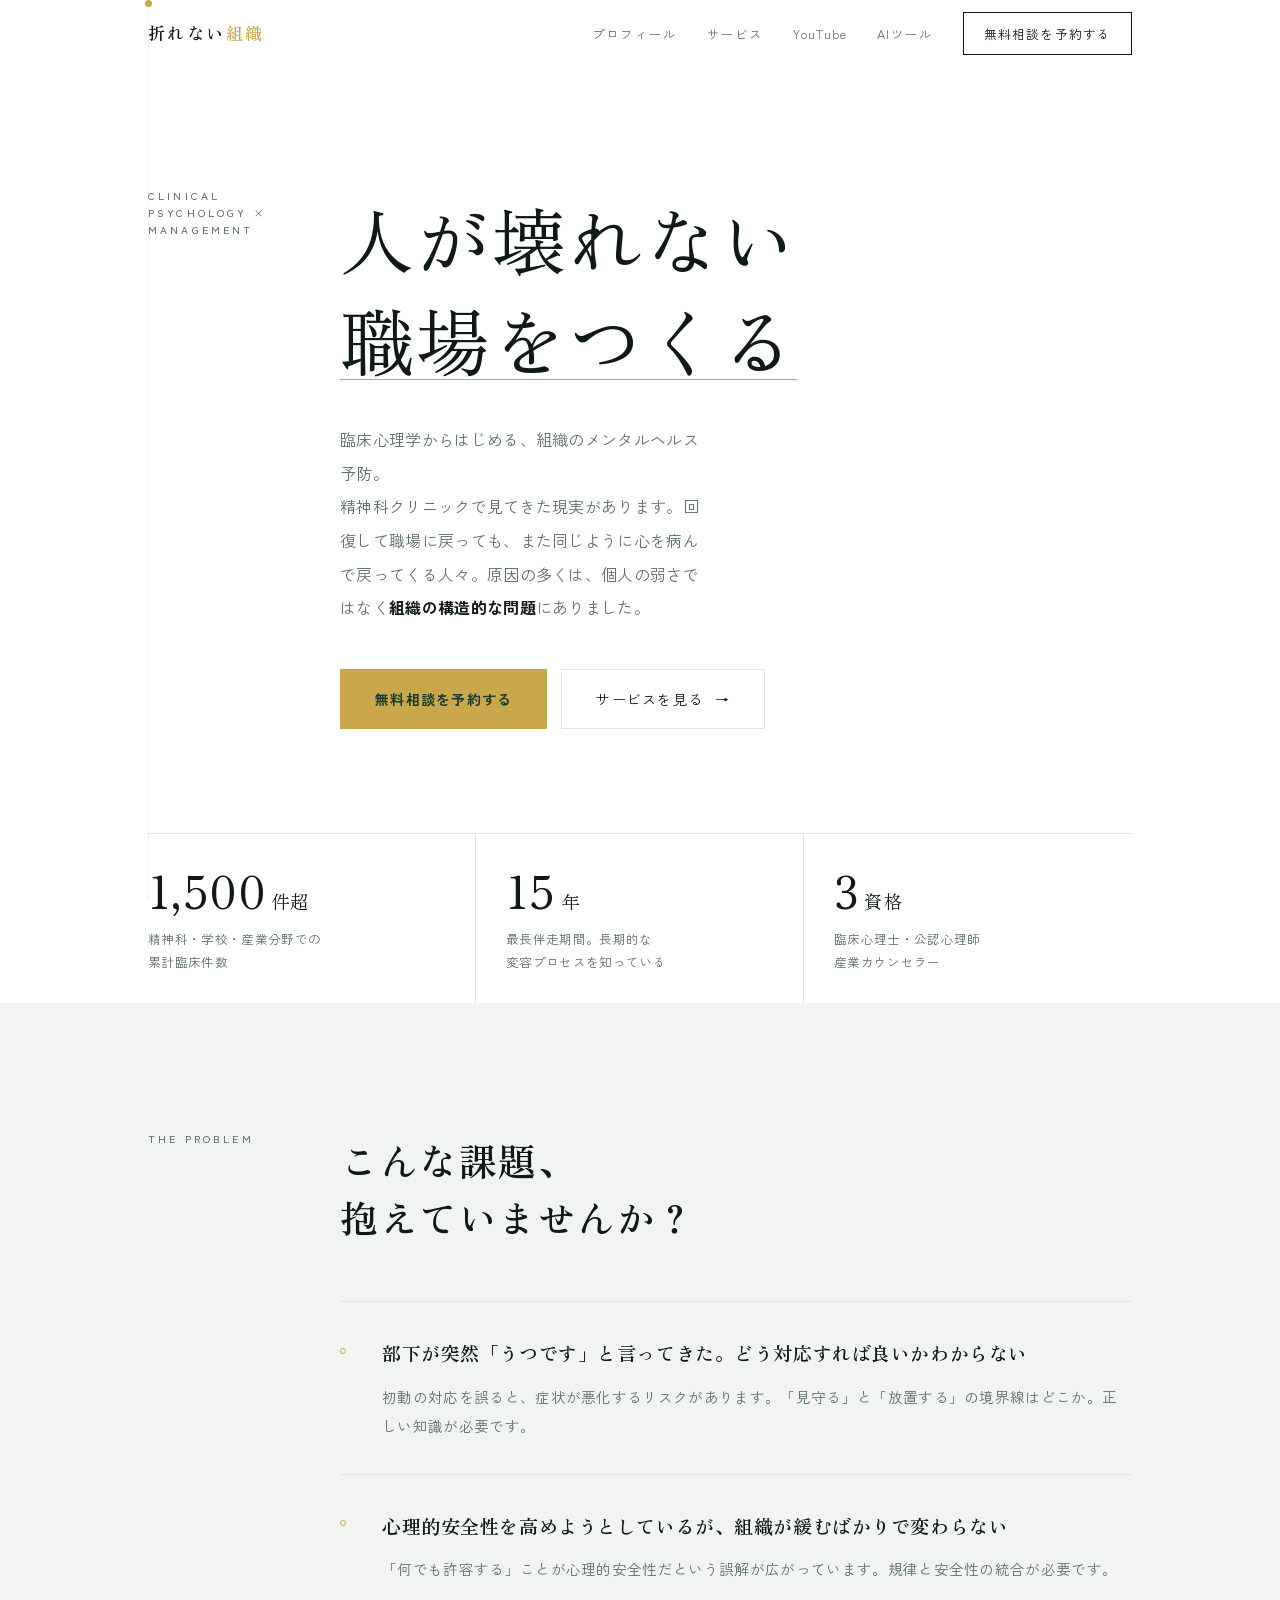
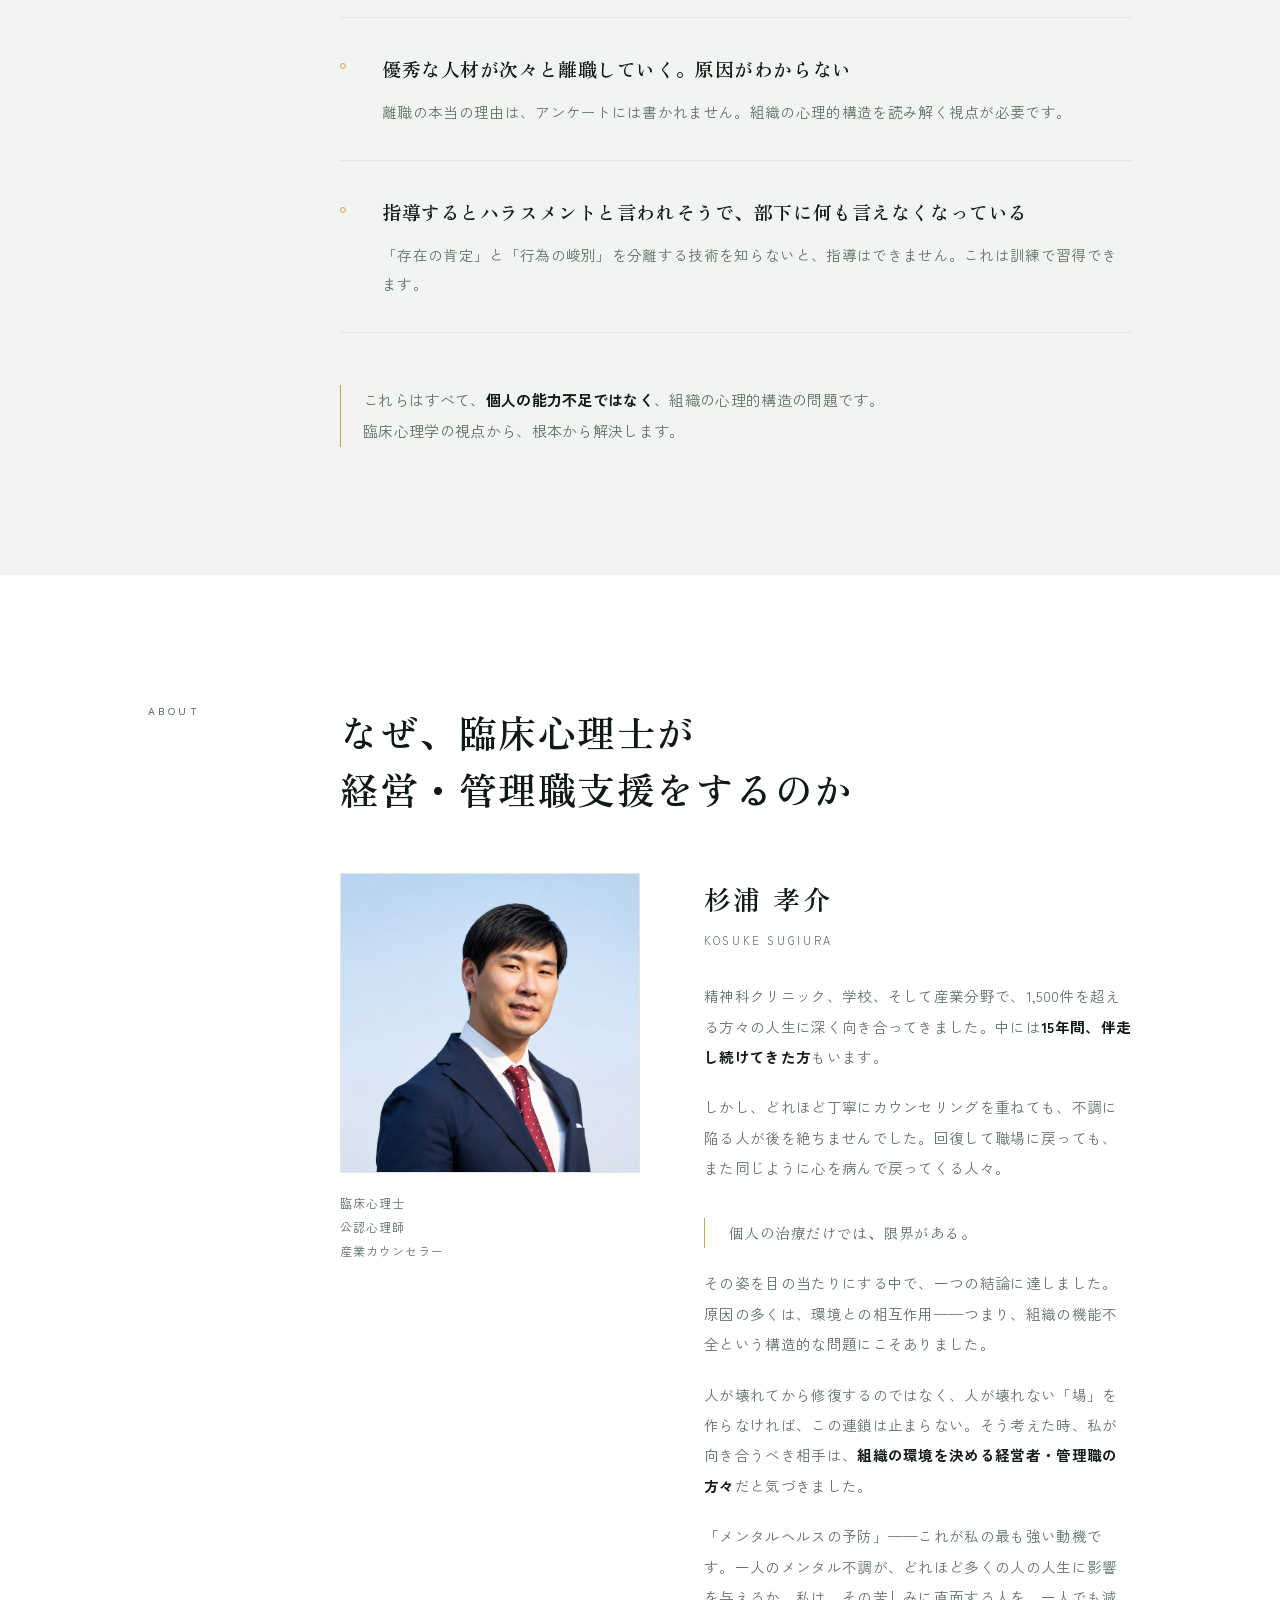
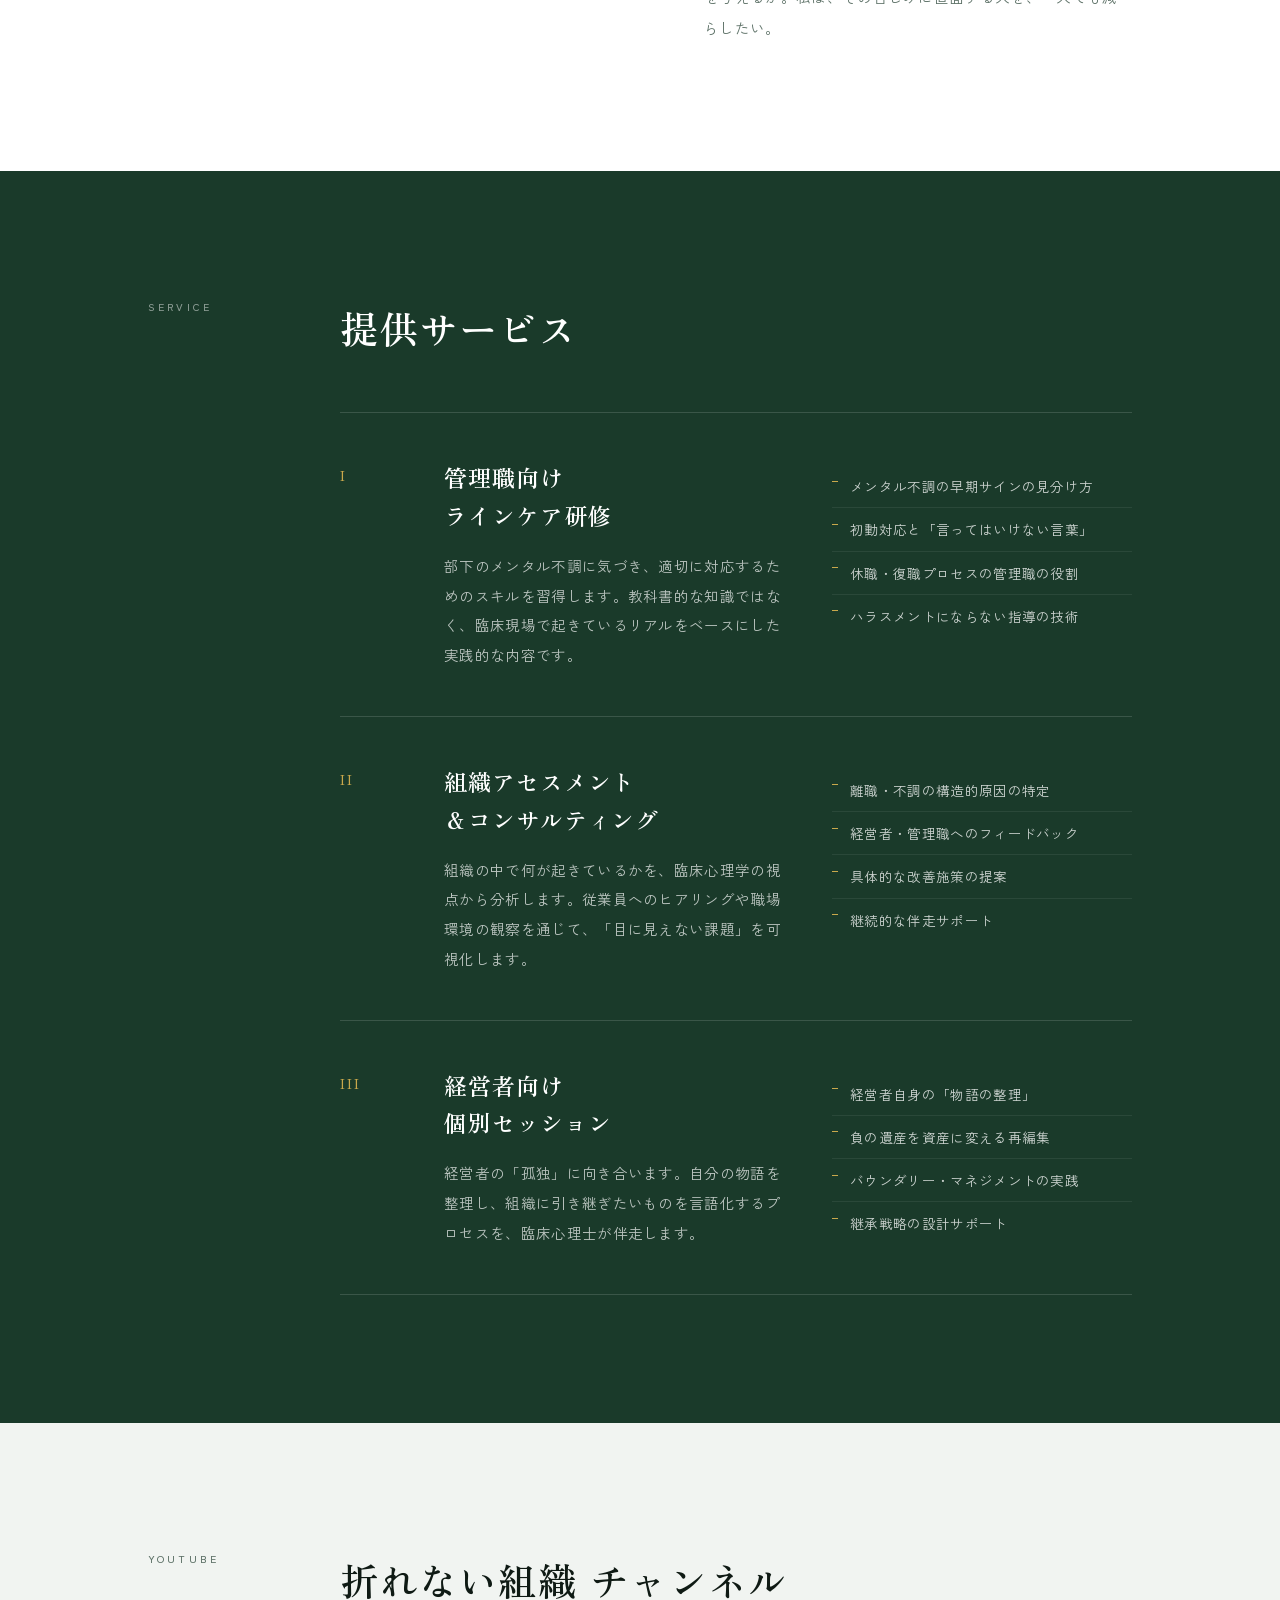
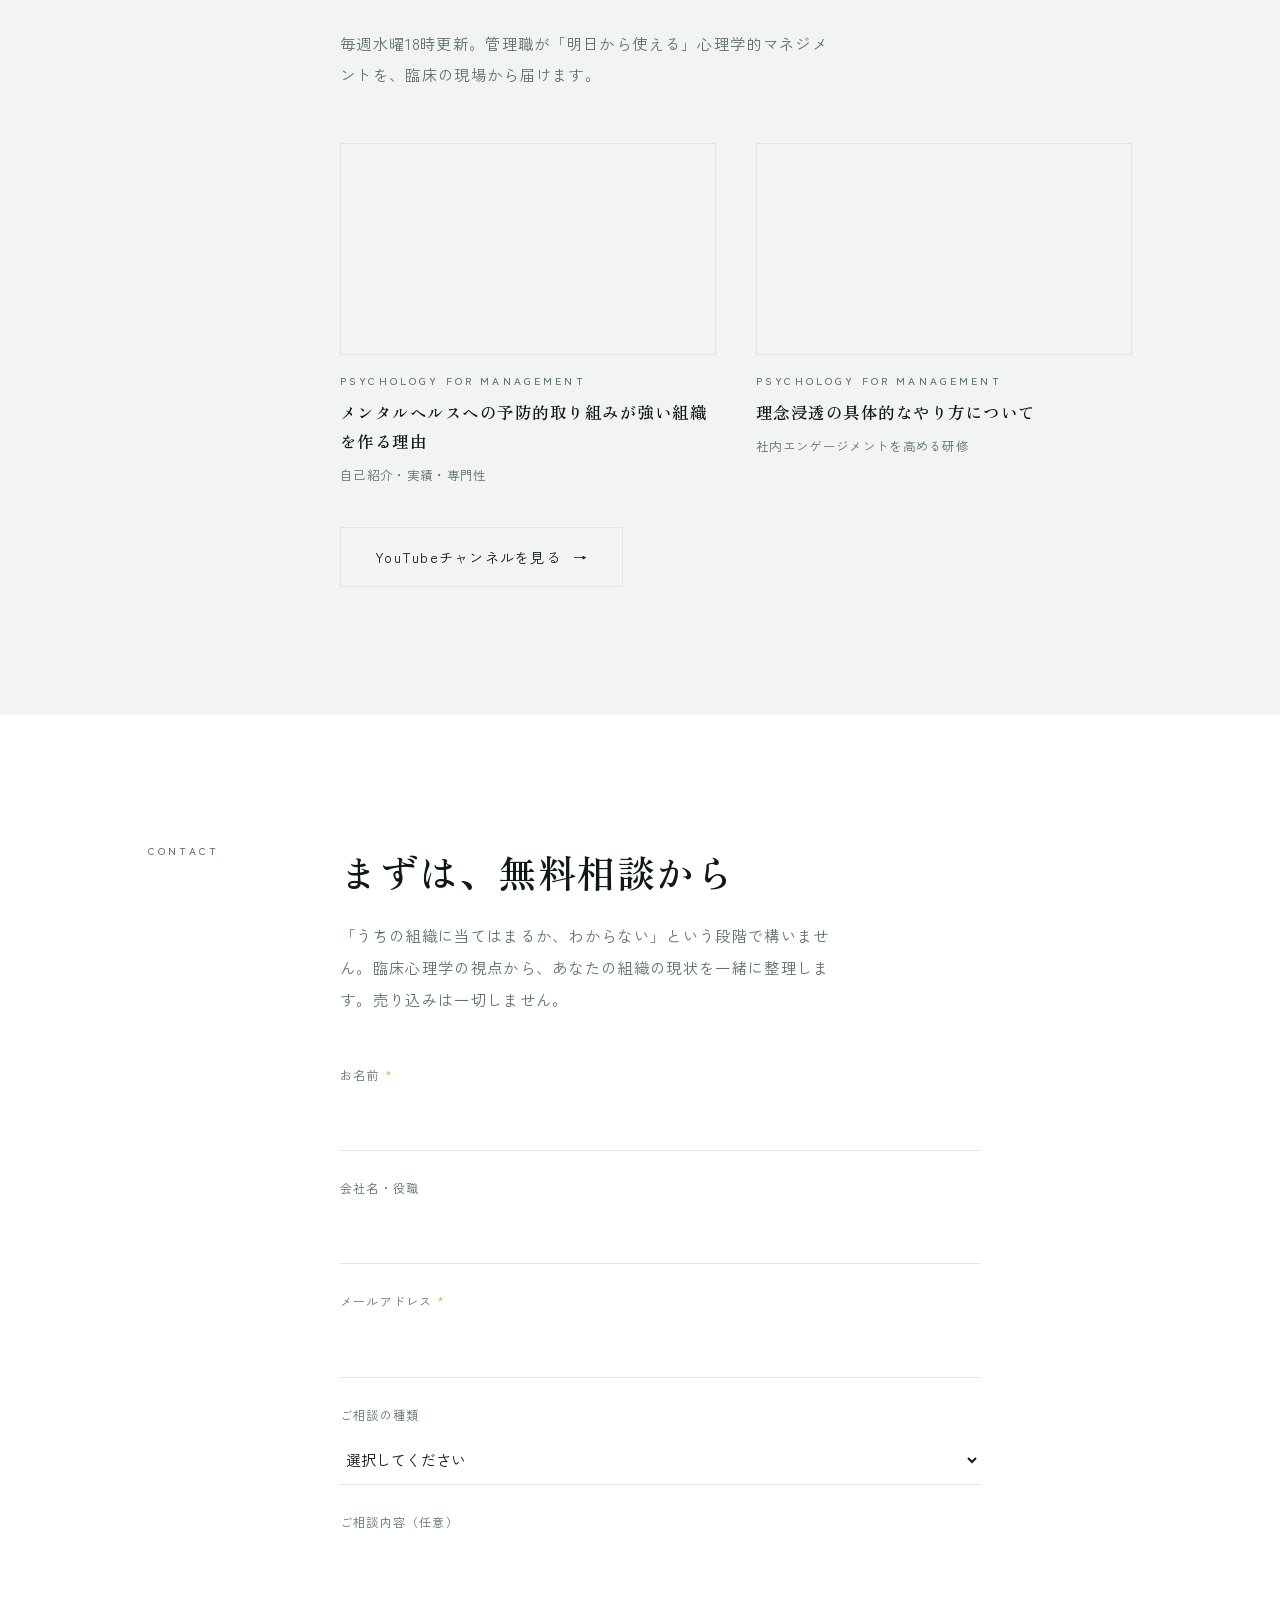
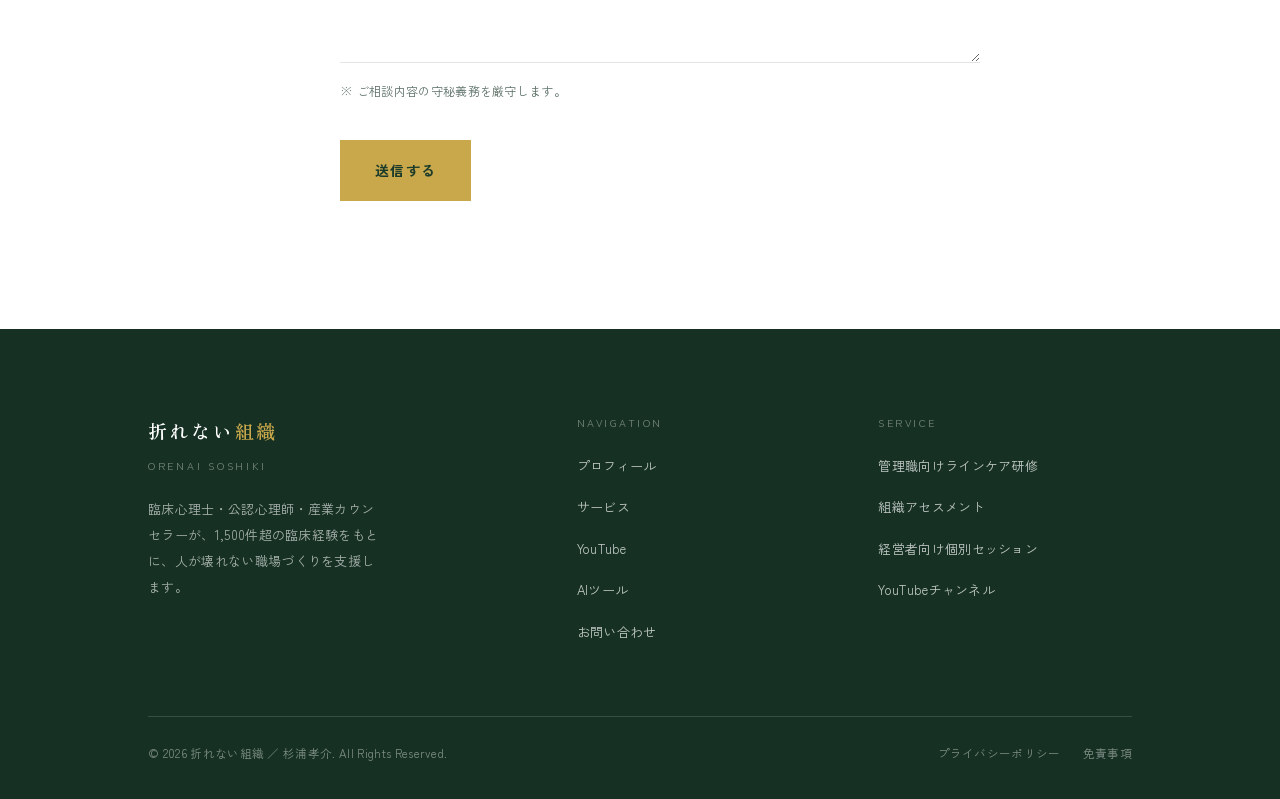
<file: index.html>
<!DOCTYPE html>
<html lang="ja">
<head>
<meta charset="UTF-8">
<meta name="viewport" content="width=device-width, initial-scale=1.0">
<title>折れない組織 | 臨床心理士 杉浦孝介 — 人が壊れない職場をつくる</title>
<meta name="description" content="臨床心理士・公認心理師・産業カウンセラーの杉浦孝介が、1,500件超の臨床経験をもとに管理職・経営者・人事担当者へ組織のメンタルヘルス予防を提供します。">
<link rel="canonical" href="https://karicpsycheaiki-del.github.io/orenai-soshiki/index.html">
<meta property="og:type" content="website">
<meta property="og:title" content="折れない組織 | 臨床心理士 杉浦孝介">
<meta property="og:description" content="人が壊れない職場をつくる。臨床心理学からはじめる組織のメンタルヘルス予防。">
<meta property="og:image" content="https://karicpsycheaiki-del.github.io/orenai-soshiki/profile.jpeg">
<link rel="preconnect" href="https://fonts.googleapis.com">
<link rel="preconnect" href="https://fonts.gstatic.com" crossorigin>
<link href="https://fonts.googleapis.com/css2?family=Zen+Kaku+Gothic+New:wght@400;500;700&family=Zen+Old+Mincho:wght@400;600&display=swap" rel="stylesheet">
<link rel="stylesheet" href="style.css">
</head>
<body>

<!-- signature: 伴走の縦罫 -->
<div class="rail-track" aria-hidden="true"></div>
<div class="rail-dot" aria-hidden="true"></div>

<header class="nav">
  <div class="nav__inner">
    <a class="nav__logo" href="#top">折れない<em>組織</em></a>
    <button class="nav__burger" type="button" aria-label="メニューを開く" aria-expanded="false">
      <span></span><span></span><span></span>
    </button>
    <nav class="nav__links">
      <a class="nav__link" href="#about">プロフィール</a>
      <a class="nav__link" href="#service">サービス</a>
      <a class="nav__link" href="#youtube">YouTube</a>
      <a class="nav__link" href="ai-tools.html">AIツール</a>
      <a class="nav__cta" href="#contact">無料相談を予約する</a>
    </nav>
  </div>
</header>

<main id="top">

  <!-- ==================== HERO ==================== -->
  <section class="hero">
    <div class="wrap">
      <div class="grid">
        <p class="eyebrow hero__eyebrow">Clinical Psychology &times; Management</p>
        <div>
          <h1 class="hero__title">人が壊れない<br><span class="accent">職場をつくる</span></h1>
          <p class="hero__lede">
            臨床心理学からはじめる、組織のメンタルヘルス予防。<br>
            精神科クリニックで見てきた現実があります。回復して職場に戻っても、また同じように心を病んで戻ってくる人々。原因の多くは、個人の弱さではなく<strong>組織の構造的な問題</strong>にありました。
          </p>
          <div class="hero__actions">
            <a class="btn btn--gold" href="#contact">無料相談を予約する</a>
            <a class="btn btn--ghost" href="#service">サービスを見る<span class="btn__arrow">→</span></a>
          </div>
        </div>
      </div>

      <div class="creds">
        <div class="creds__item">
          <p class="creds__num">1,500<small>件超</small></p>
          <p class="creds__label">精神科・学校・産業分野での<br>累計臨床件数</p>
        </div>
        <div class="creds__item">
          <p class="creds__num">15<small>年</small></p>
          <p class="creds__label">最長伴走期間。長期的な<br>変容プロセスを知っている</p>
        </div>
        <div class="creds__item">
          <p class="creds__num">3<small>資格</small></p>
          <p class="creds__label">臨床心理士・公認心理師<br>産業カウンセラー</p>
        </div>
      </div>
    </div>
  </section>

  <!-- ==================== PROBLEM ==================== -->
  <section class="band band--mist" id="problem">
    <div class="wrap">
      <div class="grid rv">
        <p class="eyebrow">The Problem</p>
        <div>
          <h2 class="h-sec">こんな課題、<br>抱えていませんか？</h2>

          <div class="plist">
            <article class="pitem">
              <span class="pitem__mark" aria-hidden="true"></span>
              <div>
                <h3 class="pitem__q">部下が突然「うつです」と言ってきた。どう対応すれば良いかわからない</h3>
                <p class="pitem__a">初動の対応を誤ると、症状が悪化するリスクがあります。「見守る」と「放置する」の境界線はどこか。正しい知識が必要です。</p>
              </div>
            </article>

            <article class="pitem">
              <span class="pitem__mark" aria-hidden="true"></span>
              <div>
                <h3 class="pitem__q">心理的安全性を高めようとしているが、組織が緩むばかりで変わらない</h3>
                <p class="pitem__a">「何でも許容する」ことが心理的安全性だという誤解が広がっています。規律と安全性の統合が必要です。</p>
              </div>
            </article>

            <article class="pitem">
              <span class="pitem__mark" aria-hidden="true"></span>
              <div>
                <h3 class="pitem__q">優秀な人材が次々と離職していく。原因がわからない</h3>
                <p class="pitem__a">離職の本当の理由は、アンケートには書かれません。組織の心理的構造を読み解く視点が必要です。</p>
              </div>
            </article>

            <article class="pitem">
              <span class="pitem__mark" aria-hidden="true"></span>
              <div>
                <h3 class="pitem__q">指導するとハラスメントと言われそうで、部下に何も言えなくなっている</h3>
                <p class="pitem__a">「存在の肯定」と「行為の峻別」を分離する技術を知らないと、指導はできません。これは訓練で習得できます。</p>
              </div>
            </article>
          </div>

          <p class="pnote">
            これらはすべて、<strong>個人の能力不足ではなく</strong>、組織の心理的構造の問題です。<br>
            臨床心理学の視点から、根本から解決します。
          </p>
        </div>
      </div>
    </div>
  </section>

  <!-- ==================== ABOUT ==================== -->
  <section class="band" id="about">
    <div class="wrap">
      <div class="grid rv">
        <p class="eyebrow">About</p>
        <div>
          <h2 class="h-sec">なぜ、臨床心理士が<br>経営・管理職支援をするのか</h2>

          <div class="about" style="margin-top:56px">
            <div>
              <img class="about__photo" src="profile.jpeg" alt="臨床心理士 杉浦孝介" width="800" height="800" loading="lazy">
              <p class="about__quals">臨床心理士<br>公認心理師<br>産業カウンセラー</p>
            </div>
            <div>
              <p class="about__name">杉浦 孝介</p>
              <p class="about__romaji">Kosuke Sugiura</p>

              <div class="about__body">
                <p>精神科クリニック、学校、そして産業分野で、1,500件を超える方々の人生に深く向き合ってきました。中には<strong>15年間、伴走し続けてきた方</strong>もいます。</p>
                <p>しかし、どれほど丁寧にカウンセリングを重ねても、不調に陥る人が後を絶ちませんでした。回復して職場に戻っても、また同じように心を病んで戻ってくる人々。</p>

                <p class="pullquote">個人の治療だけでは、限界がある。</p>

                <p>その姿を目の当たりにする中で、一つの結論に達しました。原因の多くは、環境との相互作用——つまり、組織の機能不全という構造的な問題にこそありました。</p>
                <p>人が壊れてから修復するのではなく、人が壊れない「場」を作らなければ、この連鎖は止まらない。そう考えた時、私が向き合うべき相手は、<strong>組織の環境を決める経営者・管理職の方々</strong>だと気づきました。</p>
                <p>「メンタルヘルスの予防」——これが私の最も強い動機です。一人のメンタル不調が、どれほど多くの人の人生に影響を与えるか。私は、その苦しみに直面する人を、一人でも減らしたい。</p>
              </div>
            </div>
          </div>
        </div>
      </div>
    </div>
  </section>

  <!-- ==================== SERVICE ==================== -->
  <section class="band band--dark" id="service">
    <div class="wrap">
      <div class="grid rv">
        <p class="eyebrow">Service</p>
        <div>
          <h2 class="h-sec">提供サービス</h2>

          <div class="svcs">
            <article class="svc">
              <p class="svc__idx">I</p>
              <div>
                <h3 class="svc__title">管理職向け<br>ラインケア研修</h3>
                <p class="svc__desc">部下のメンタル不調に気づき、適切に対応するためのスキルを習得します。教科書的な知識ではなく、臨床現場で起きているリアルをベースにした実践的な内容です。</p>
              </div>
              <ul class="svc__list">
                <li>メンタル不調の早期サインの見分け方</li>
                <li>初動対応と「言ってはいけない言葉」</li>
                <li>休職・復職プロセスの管理職の役割</li>
                <li>ハラスメントにならない指導の技術</li>
              </ul>
            </article>

            <article class="svc">
              <p class="svc__idx">II</p>
              <div>
                <h3 class="svc__title">組織アセスメント<br>＆コンサルティング</h3>
                <p class="svc__desc">組織の中で何が起きているかを、臨床心理学の視点から分析します。従業員へのヒアリングや職場環境の観察を通じて、「目に見えない課題」を可視化します。</p>
              </div>
              <ul class="svc__list">
                <li>離職・不調の構造的原因の特定</li>
                <li>経営者・管理職へのフィードバック</li>
                <li>具体的な改善施策の提案</li>
                <li>継続的な伴走サポート</li>
              </ul>
            </article>

            <article class="svc">
              <p class="svc__idx">III</p>
              <div>
                <h3 class="svc__title">経営者向け<br>個別セッション</h3>
                <p class="svc__desc">経営者の「孤独」に向き合います。自分の物語を整理し、組織に引き継ぎたいものを言語化するプロセスを、臨床心理士が伴走します。</p>
              </div>
              <ul class="svc__list">
                <li>経営者自身の「物語の整理」</li>
                <li>負の遺産を資産に変える再編集</li>
                <li>バウンダリー・マネジメントの実践</li>
                <li>継承戦略の設計サポート</li>
              </ul>
            </article>
          </div>
        </div>
      </div>
    </div>
  </section>

  <!-- ==================== YOUTUBE ==================== -->
  <section class="band band--mist" id="youtube">
    <div class="wrap">
      <div class="grid rv">
        <p class="eyebrow">YouTube</p>
        <div>
          <h2 class="h-sec">折れない組織 チャンネル</h2>
          <p class="lede" style="margin-top:20px">毎週水曜18時更新。管理職が「明日から使える」心理学的マネジメントを、臨床の現場から届けます。</p>

          <div class="vids">
            <article>
              <div class="vid__frame">
                <iframe src="https://www.youtube.com/embed/mvrN3sVjE8Q" title="メンタルヘルスへの予防的取り組みが強い組織を作る理由" loading="lazy" allowfullscreen></iframe>
              </div>
              <p class="eyebrow vid__eyebrow">Psychology for Management</p>
              <h3 class="vid__title">メンタルヘルスへの予防的取り組みが強い組織を作る理由</h3>
              <p class="vid__meta">自己紹介・実績・専門性</p>
            </article>

            <article>
              <div class="vid__frame">
                <iframe src="https://www.youtube.com/embed/j_ZSYTJvBJk" title="理念浸透の具体的なやり方について" loading="lazy" allowfullscreen></iframe>
              </div>
              <p class="eyebrow vid__eyebrow">Psychology for Management</p>
              <h3 class="vid__title">理念浸透の具体的なやり方について</h3>
              <p class="vid__meta">社内エンゲージメントを高める研修</p>
            </article>
          </div>

          <div style="margin-top:40px">
            <a class="btn btn--ghost" href="https://youtube.com/channel/UCWE86o0qWrX6J4ebC6XhJrQ?si=sZnM0chdLY-5GBF8" target="_blank" rel="noopener">YouTubeチャンネルを見る<span class="btn__arrow">→</span></a>
          </div>
        </div>
      </div>
    </div>
  </section>

  <!-- ==================== CONTACT ==================== -->
  <section class="band" id="contact">
    <div class="wrap">
      <div class="grid rv">
        <p class="eyebrow">Contact</p>
        <div>
          <h2 class="h-sec">まずは、無料相談から</h2>
          <p class="lede" style="margin-top:20px">
            「うちの組織に当てはまるか、わからない」という段階で構いません。臨床心理学の視点から、あなたの組織の現状を一緒に整理します。売り込みは一切しません。
          </p>

          <form class="form" action="https://formspree.io/f/xnjopnwv" method="POST">
            <div class="field">
              <label class="field__label" for="f-name">お名前<span class="req">*</span></label>
              <input id="f-name" type="text" name="お名前" required autocomplete="name">
            </div>
            <div class="field">
              <label class="field__label" for="f-company">会社名・役職</label>
              <input id="f-company" type="text" name="会社名・役職" autocomplete="organization">
            </div>
            <div class="field">
              <label class="field__label" for="f-email">メールアドレス<span class="req">*</span></label>
              <input id="f-email" type="email" name="メールアドレス" required autocomplete="email">
            </div>
            <div class="field">
              <label class="field__label" for="f-type">ご相談の種類</label>
              <select id="f-type" name="ご相談の種類">
                <option value="">選択してください</option>
                <option>管理職向けラインケア研修</option>
                <option>組織アセスメント・コンサルティング</option>
                <option>経営者向け個別セッション</option>
                <option>YouTube・講演のご依頼</option>
                <option>その他・まずは話を聞きたい</option>
              </select>
            </div>
            <div class="field">
              <label class="field__label" for="f-msg">ご相談内容（任意）</label>
              <textarea id="f-msg" name="ご相談内容"></textarea>
              <p class="form__note">※ ご相談内容の守秘義務を厳守します。</p>
            </div>
            <div class="form__actions">
              <button class="btn btn--gold" type="submit">送信する</button>
            </div>
          </form>
        </div>
      </div>
    </div>
  </section>

</main>

<footer class="foot">
  <div class="wrap">
    <div class="foot__top">
      <div>
        <p class="foot__logo">折れない<em>組織</em></p>
        <p class="foot__romaji">Orenai Soshiki</p>
        <p class="foot__desc">臨床心理士・公認心理師・産業カウンセラーが、1,500件超の臨床経験をもとに、人が壊れない職場づくりを支援します。</p>
      </div>
      <div>
        <p class="foot__h">Navigation</p>
        <ul class="foot__list">
          <li><a href="#about">プロフィール</a></li>
          <li><a href="#service">サービス</a></li>
          <li><a href="#youtube">YouTube</a></li>
          <li><a href="ai-tools.html">AIツール</a></li>
          <li><a href="#contact">お問い合わせ</a></li>
        </ul>
      </div>
      <div>
        <p class="foot__h">Service</p>
        <ul class="foot__list">
          <li><a href="#service">管理職向けラインケア研修</a></li>
          <li><a href="#service">組織アセスメント</a></li>
          <li><a href="#service">経営者向け個別セッション</a></li>
          <li><a href="https://youtube.com/channel/UCWE86o0qWrX6J4ebC6XhJrQ?si=sZnM0chdLY-5GBF8" target="_blank" rel="noopener">YouTubeチャンネル</a></li>
        </ul>
      </div>
    </div>
    <div class="foot__bottom">
      <p>&copy; 2026 折れない組織 ／ 杉浦孝介. All Rights Reserved.</p>
      <p class="foot__legal">
        <a href="privacy.html">プライバシーポリシー</a>
        <a href="disclaimer.html">免責事項</a>
      </p>
    </div>
  </div>
</footer>

<script src="script.js"></script>
</body>
</html>
</file>
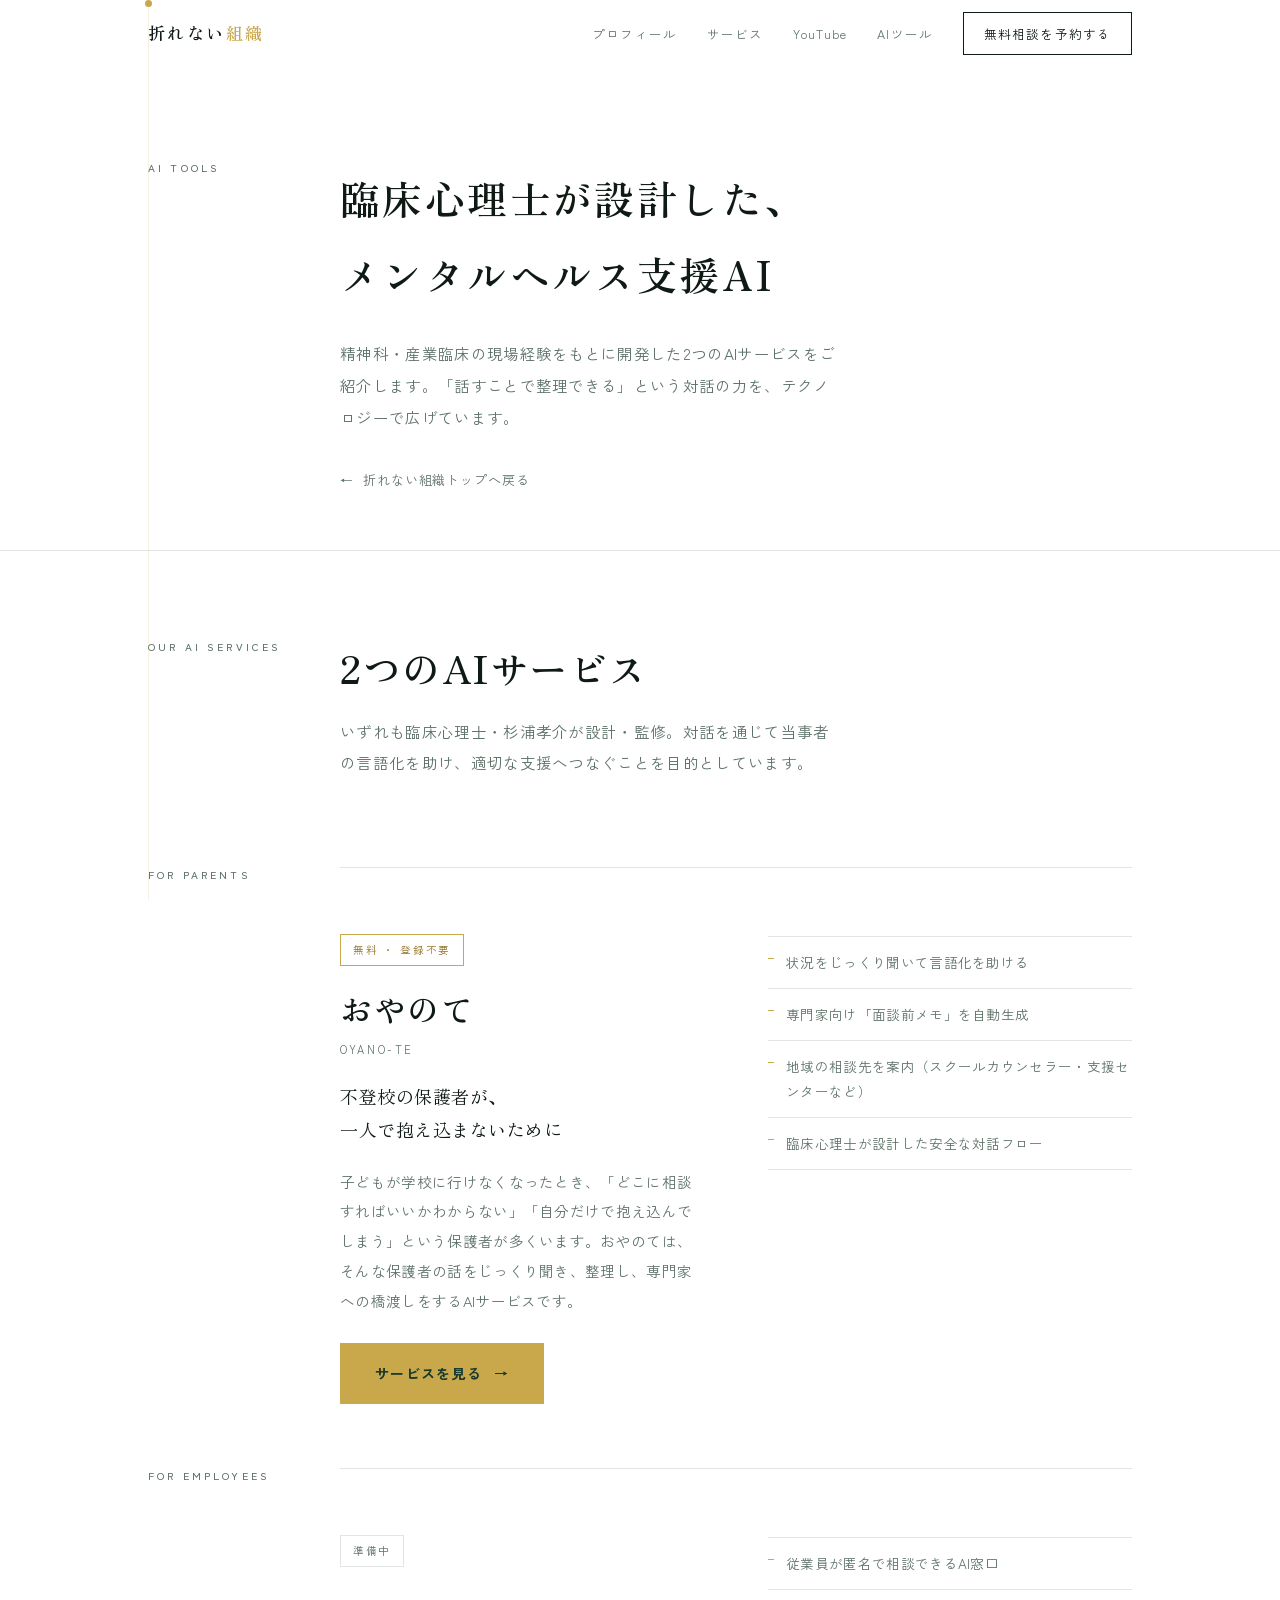
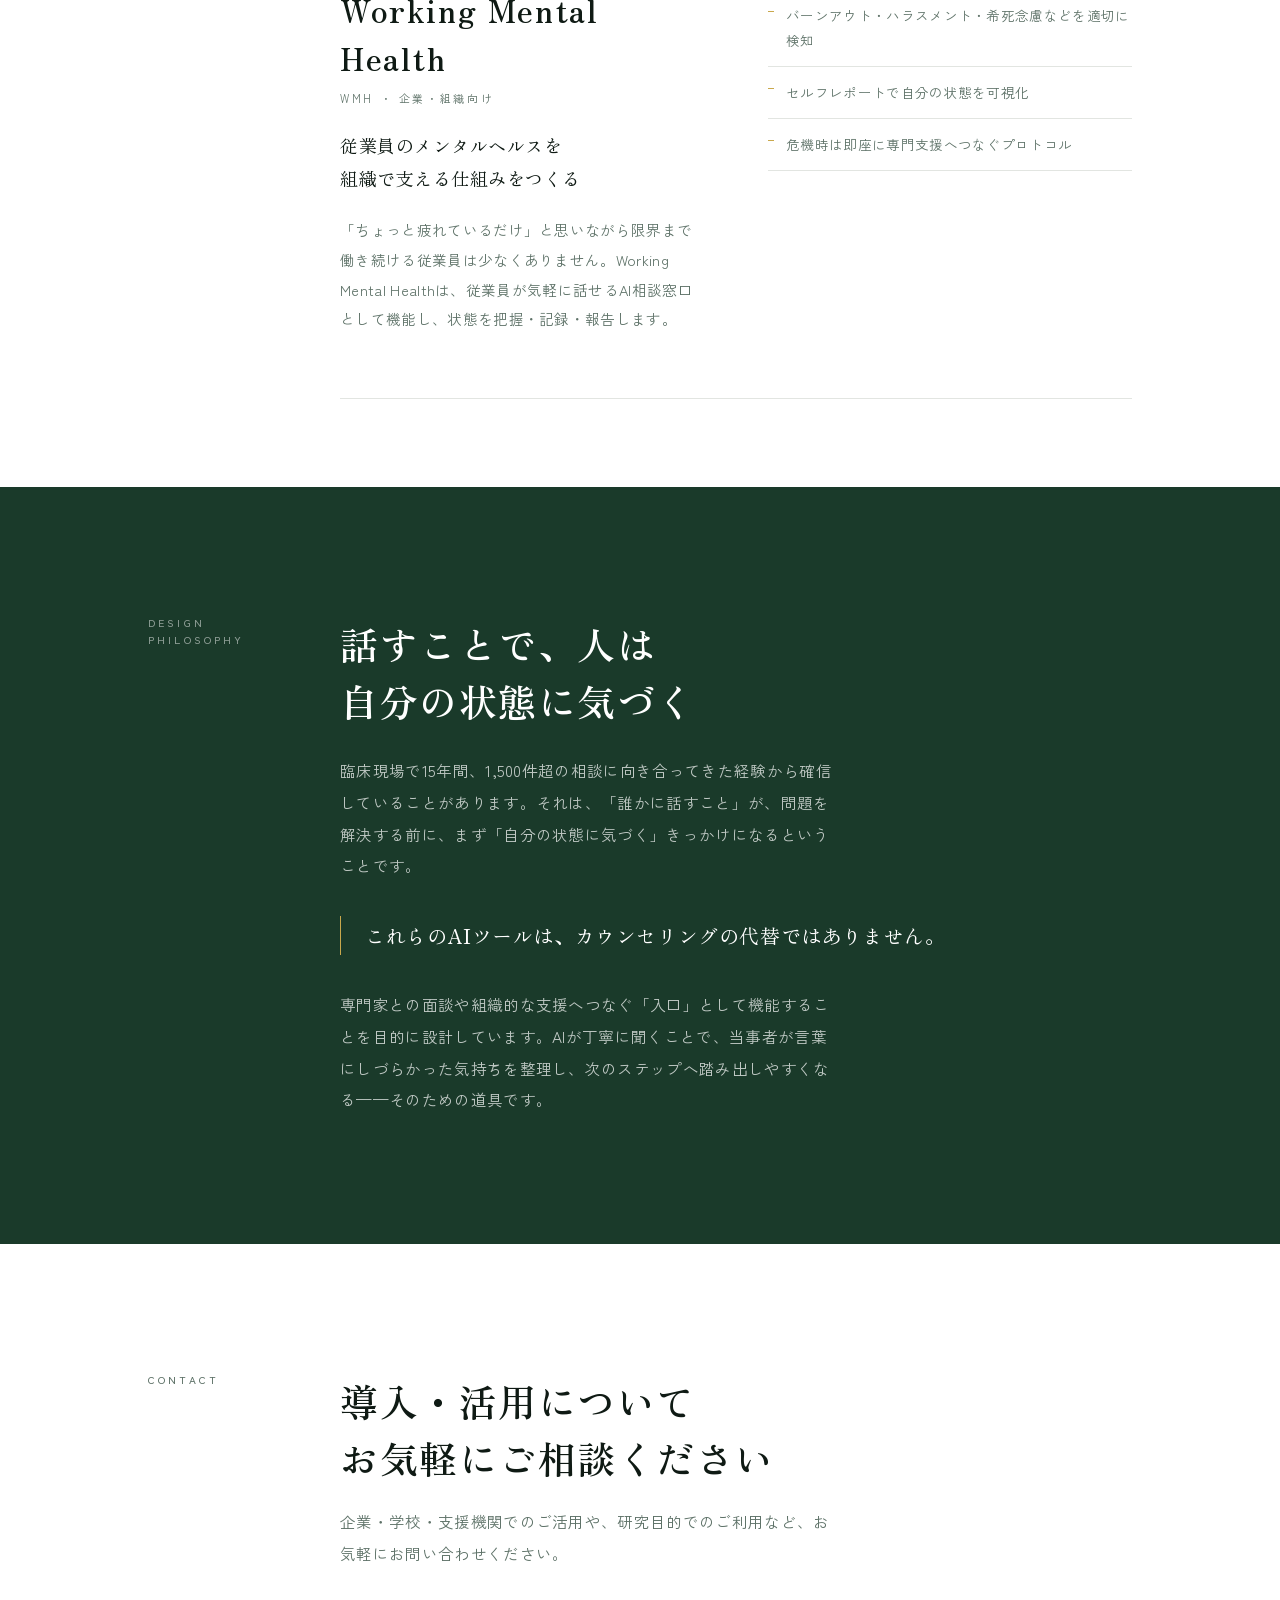
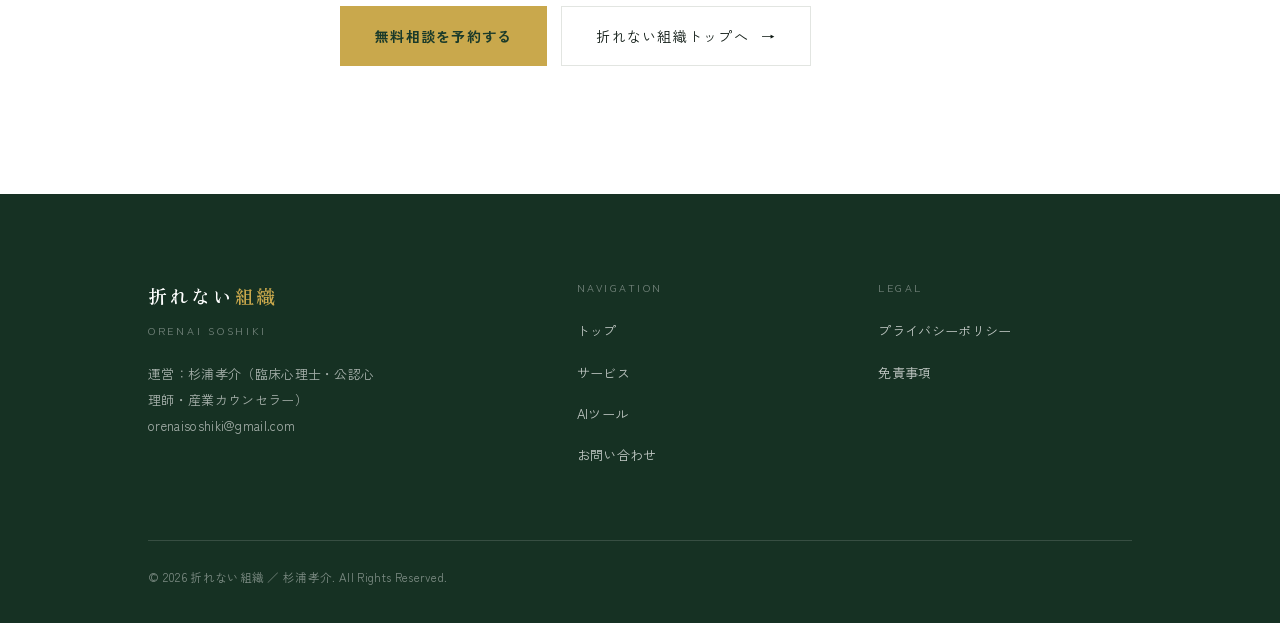
<file: ai-tools.html>
<!DOCTYPE html>
<html lang="ja">
<head>
<meta charset="UTF-8">
<meta name="viewport" content="width=device-width, initial-scale=1.0">
<title>AIツール | 折れない組織 — 臨床心理士が設計したメンタルヘルス支援AI</title>
<meta name="description" content="臨床心理士・杉浦孝介が設計・監修した2つのAIサービス。不登校の保護者向け「おやのて」と、企業向け「Working Mental Health」をご紹介します。">
<link rel="canonical" href="https://karicpsycheaiki-del.github.io/orenai-soshiki/ai-tools.html">
<link rel="preconnect" href="https://fonts.googleapis.com">
<link rel="preconnect" href="https://fonts.gstatic.com" crossorigin>
<link href="https://fonts.googleapis.com/css2?family=Zen+Kaku+Gothic+New:wght@400;500;700&family=Zen+Old+Mincho:wght@400;600&display=swap" rel="stylesheet">
<link rel="stylesheet" href="style.css">
</head>
<body>

<div class="rail-track" aria-hidden="true"></div>
<div class="rail-dot" aria-hidden="true"></div>

<header class="nav is-solid">
  <div class="nav__inner">
    <a class="nav__logo" href="index.html">折れない<em>組織</em></a>
    <button class="nav__burger" type="button" aria-label="メニューを開く" aria-expanded="false">
      <span></span><span></span><span></span>
    </button>
    <nav class="nav__links">
      <a class="nav__link" href="index.html#about">プロフィール</a>
      <a class="nav__link" href="index.html#service">サービス</a>
      <a class="nav__link" href="index.html#youtube">YouTube</a>
      <a class="nav__link" href="ai-tools.html">AIツール</a>
      <a class="nav__cta" href="index.html#contact">無料相談を予約する</a>
    </nav>
  </div>
</header>

<main>

  <section class="legal-head">
    <div class="wrap">
      <div class="grid">
        <p class="eyebrow">AI Tools</p>
        <div>
          <h1 class="legal-title" style="margin-top:0">臨床心理士が設計した、<br>メンタルヘルス支援AI</h1>
          <p class="lede" style="margin-top:26px">
            精神科・産業臨床の現場経験をもとに開発した2つのAIサービスをご紹介します。「話すことで整理できる」という対話の力を、テクノロジーで広げています。
          </p>
          <p style="margin-top:30px"><a class="backlink" href="index.html"><span class="backlink__arrow">←</span>折れない組織トップへ戻る</a></p>
        </div>
      </div>
    </div>
  </section>

  <section class="band band--tight">
    <div class="wrap">
      <div class="grid rv">
        <p class="eyebrow">Our AI Services</p>
        <div>
          <h2 class="h-sec">2つのAIサービス</h2>
          <p class="lede" style="margin-top:20px">
            いずれも臨床心理士・杉浦孝介が設計・監修。対話を通じて当事者の言語化を助け、適切な支援へつなぐことを目的としています。
          </p>
        </div>
      </div>
    </div>
  </section>

  <section class="band band--tight" style="padding-top:0">
    <div class="wrap">
      <div class="grid">
        <p class="eyebrow">For Parents</p>
        <article class="tool rv">
          <div>
            <span class="tool__status tool__status--live">無料 ・ 登録不要</span>
            <h3 class="tool__name">おやのて</h3>
            <p class="tool__romaji">Oyano-te</p>
            <p class="tool__tagline">不登校の保護者が、<br>一人で抱え込まないために</p>
            <p class="tool__desc">
              子どもが学校に行けなくなったとき、「どこに相談すればいいかわからない」「自分だけで抱え込んでしまう」という保護者が多くいます。おやのては、そんな保護者の話をじっくり聞き、整理し、専門家への橋渡しをするAIサービスです。
            </p>
            <p class="tool__cta"><a class="btn btn--gold" href="https://oyanote.onrender.com" target="_blank" rel="noopener">サービスを見る<span class="btn__arrow">→</span></a></p>
          </div>
          <ul class="tool__list">
            <li>状況をじっくり聞いて言語化を助ける</li>
            <li>専門家向け「面談前メモ」を自動生成</li>
            <li>地域の相談先を案内（スクールカウンセラー・支援センターなど）</li>
            <li>臨床心理士が設計した安全な対話フロー</li>
          </ul>
        </article>

        <p class="eyebrow" style="margin-top:0">For Employees</p>
        <article class="tool rv">
          <div>
            <span class="tool__status">準備中</span>
            <h3 class="tool__name">Working Mental Health</h3>
            <p class="tool__romaji">WMH ・ 企業・組織向け</p>
            <p class="tool__tagline">従業員のメンタルヘルスを<br>組織で支える仕組みをつくる</p>
            <p class="tool__desc">
              「ちょっと疲れているだけ」と思いながら限界まで働き続ける従業員は少なくありません。Working Mental Healthは、従業員が気軽に話せるAI相談窓口として機能し、状態を把握・記録・報告します。
            </p>
          </div>
          <ul class="tool__list">
            <li>従業員が匿名で相談できるAI窓口</li>
            <li>バーンアウト・ハラスメント・希死念慮などを適切に検知</li>
            <li>セルフレポートで自分の状態を可視化</li>
            <li>危機時は即座に専門支援へつなぐプロトコル</li>
          </ul>
        </article>
      </div>
    </div>
  </section>

  <section class="band band--dark">
    <div class="wrap">
      <div class="grid rv">
        <p class="eyebrow">Design Philosophy</p>
        <div>
          <h2 class="h-sec">話すことで、人は<br>自分の状態に気づく</h2>
          <p class="lede" style="margin-top:26px">
            臨床現場で15年間、1,500件超の相談に向き合ってきた経験から確信していることがあります。それは、「誰かに話すこと」が、問題を解決する前に、まず「自分の状態に気づく」きっかけになるということです。
          </p>
          <p class="pullquote" style="margin-top:34px">これらのAIツールは、カウンセリングの代替ではありません。</p>
          <p class="lede">
            専門家との面談や組織的な支援へつなぐ「入口」として機能することを目的に設計しています。AIが丁寧に聞くことで、当事者が言葉にしづらかった気持ちを整理し、次のステップへ踏み出しやすくなる——そのための道具です。
          </p>
        </div>
      </div>
    </div>
  </section>

  <section class="band">
    <div class="wrap">
      <div class="grid rv">
        <p class="eyebrow">Contact</p>
        <div>
          <h2 class="h-sec">導入・活用について<br>お気軽にご相談ください</h2>
          <p class="lede" style="margin-top:20px">
            企業・学校・支援機関でのご活用や、研究目的でのご利用など、お気軽にお問い合わせください。
          </p>
          <div class="hero__actions" style="margin-top:36px">
            <a class="btn btn--gold" href="index.html#contact">無料相談を予約する</a>
            <a class="btn btn--ghost" href="index.html">折れない組織トップへ<span class="btn__arrow">→</span></a>
          </div>
        </div>
      </div>
    </div>
  </section>

</main>

<footer class="foot">
  <div class="wrap">
    <div class="foot__top">
      <div>
        <p class="foot__logo">折れない<em>組織</em></p>
        <p class="foot__romaji">Orenai Soshiki</p>
        <p class="foot__desc">運営：杉浦孝介（臨床心理士・公認心理師・産業カウンセラー）<br>orenaisoshiki@gmail.com</p>
      </div>
      <div>
        <p class="foot__h">Navigation</p>
        <ul class="foot__list">
          <li><a href="index.html">トップ</a></li>
          <li><a href="index.html#service">サービス</a></li>
          <li><a href="ai-tools.html">AIツール</a></li>
          <li><a href="index.html#contact">お問い合わせ</a></li>
        </ul>
      </div>
      <div>
        <p class="foot__h">Legal</p>
        <ul class="foot__list">
          <li><a href="privacy.html">プライバシーポリシー</a></li>
          <li><a href="disclaimer.html">免責事項</a></li>
        </ul>
      </div>
    </div>
    <div class="foot__bottom">
      <p>&copy; 2026 折れない組織 ／ 杉浦孝介. All Rights Reserved.</p>
    </div>
  </div>
</footer>

<script src="script.js"></script>
</body>
</html>
</file>
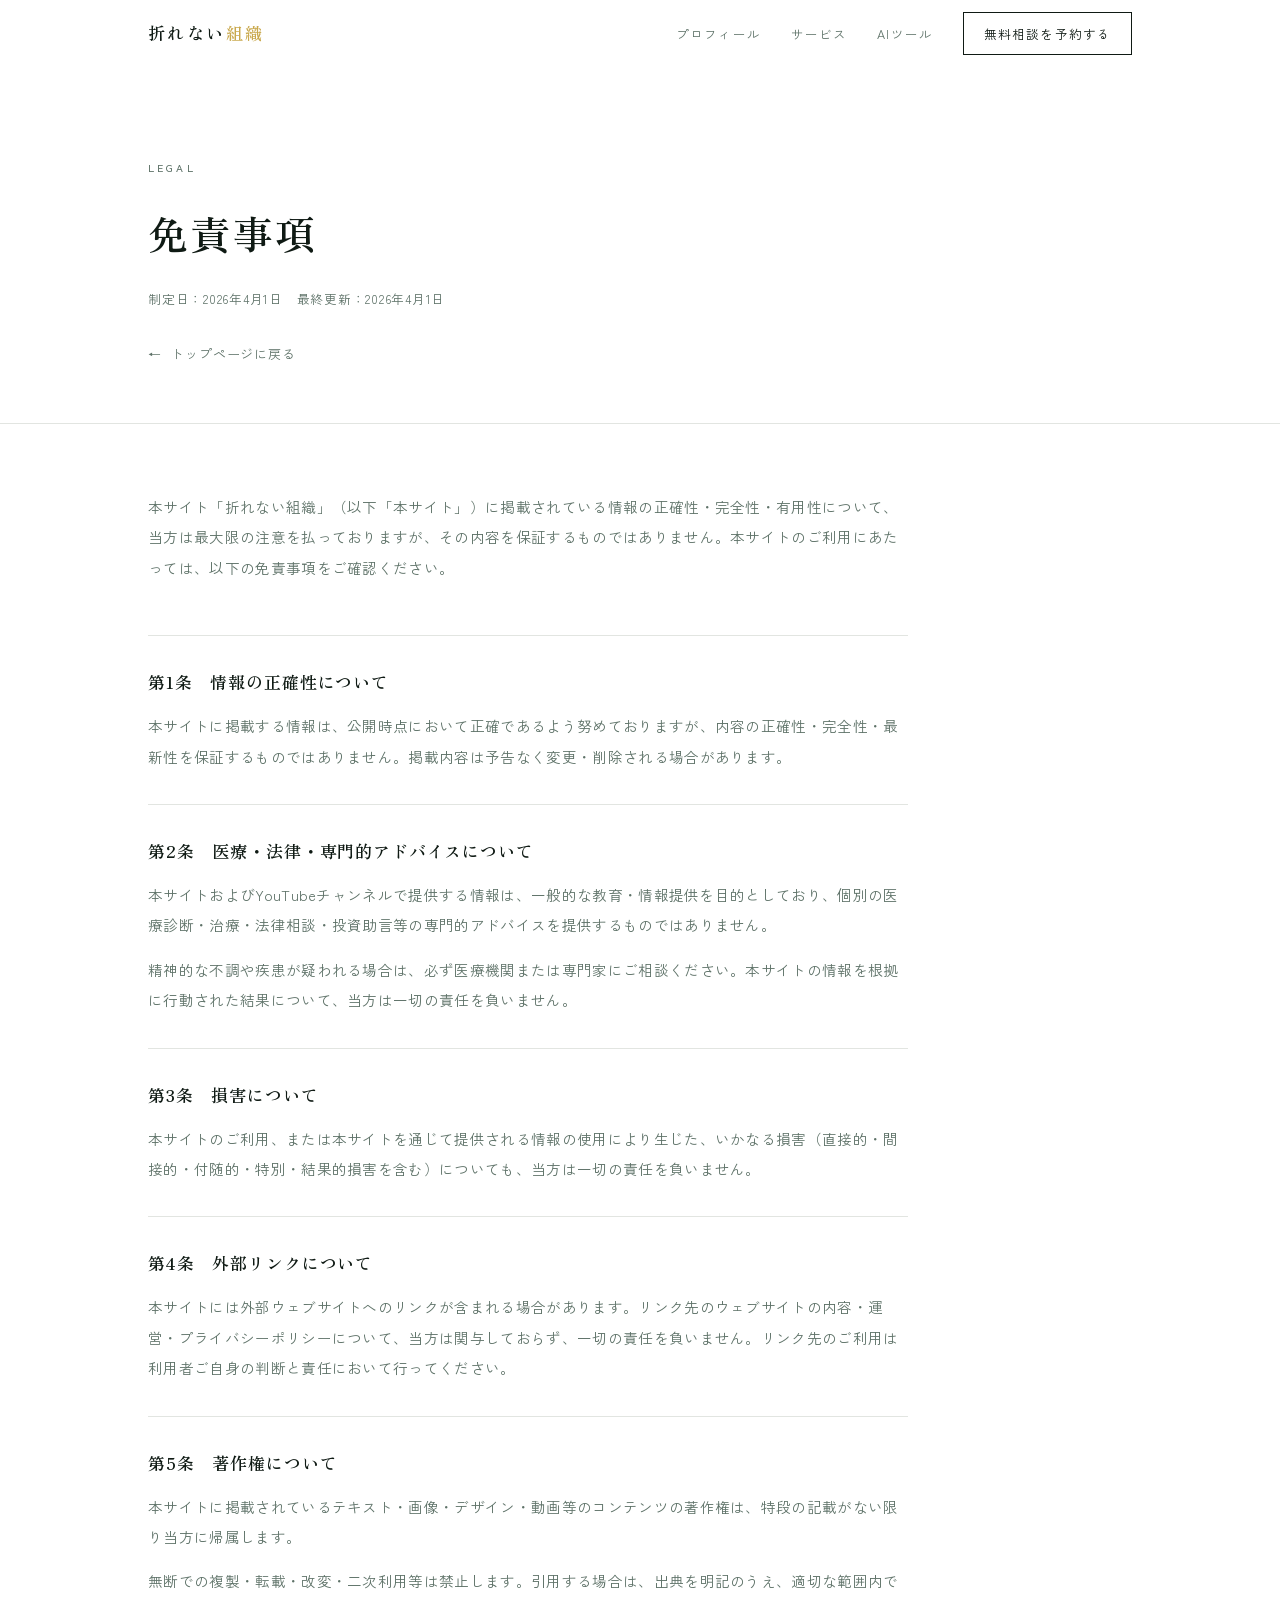
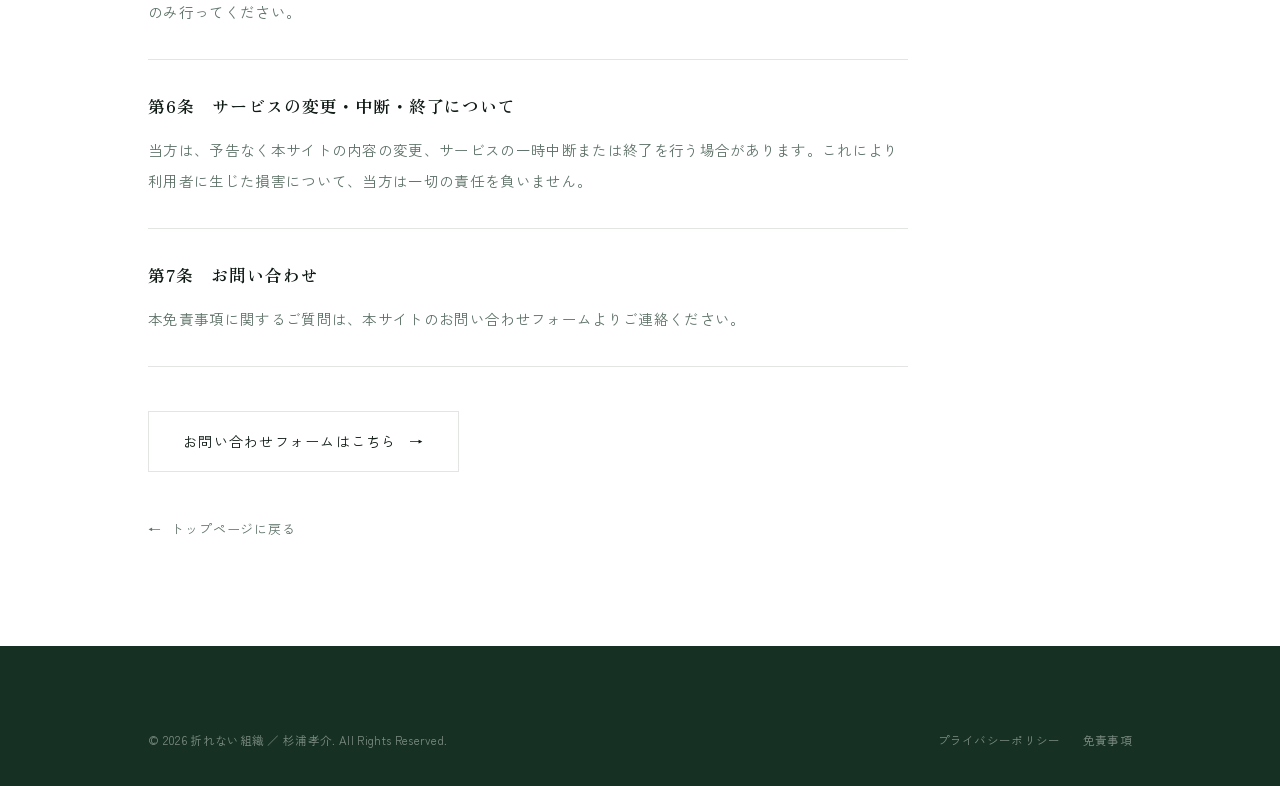
<file: disclaimer.html>
<!DOCTYPE html>
<html lang="ja">
<head>
<meta charset="UTF-8">
<meta name="viewport" content="width=device-width, initial-scale=1.0">
<title>免責事項 | 折れない組織</title>
<meta name="description" content="折れない組織（杉浦孝介）の免責事項。掲載情報の正確性、専門的アドバイス、外部リンク、著作権の取扱いについて定めています。">
<meta name="robots" content="noindex">
<link rel="preconnect" href="https://fonts.googleapis.com">
<link rel="preconnect" href="https://fonts.gstatic.com" crossorigin>
<link href="https://fonts.googleapis.com/css2?family=Zen+Kaku+Gothic+New:wght@400;500;700&family=Zen+Old+Mincho:wght@400;600&display=swap" rel="stylesheet">
<link rel="stylesheet" href="style.css">
</head>
<body>

<header class="nav is-solid">
  <div class="nav__inner">
    <a class="nav__logo" href="index.html">折れない<em>組織</em></a>
    <button class="nav__burger" type="button" aria-label="メニューを開く" aria-expanded="false">
      <span></span><span></span><span></span>
    </button>
    <nav class="nav__links">
      <a class="nav__link" href="index.html#about">プロフィール</a>
      <a class="nav__link" href="index.html#service">サービス</a>
      <a class="nav__link" href="ai-tools.html">AIツール</a>
      <a class="nav__cta" href="index.html#contact">無料相談を予約する</a>
    </nav>
  </div>
</header>

<main>

  <section class="legal-head">
    <div class="wrap">
      <p class="eyebrow">Legal</p>
      <h1 class="legal-title">免責事項</h1>
      <p class="legal-date">制定日：2026年4月1日　最終更新：2026年4月1日</p>
      <p style="margin-top:26px"><a class="backlink" href="index.html"><span class="backlink__arrow">←</span>トップページに戻る</a></p>
    </div>
  </section>

  <div class="wrap">
    <div class="legal-body">
      <p class="intro">本サイト「折れない組織」（以下「本サイト」）に掲載されている情報の正確性・完全性・有用性について、当方は最大限の注意を払っておりますが、その内容を保証するものではありません。本サイトのご利用にあたっては、以下の免責事項をご確認ください。</p>

      <section class="art">
        <h2 class="art__h">第1条　情報の正確性について</h2>
        <p>本サイトに掲載する情報は、公開時点において正確であるよう努めておりますが、内容の正確性・完全性・最新性を保証するものではありません。掲載内容は予告なく変更・削除される場合があります。</p>
      </section>

      <section class="art">
        <h2 class="art__h">第2条　医療・法律・専門的アドバイスについて</h2>
        <p>本サイトおよびYouTubeチャンネルで提供する情報は、一般的な教育・情報提供を目的としており、個別の医療診断・治療・法律相談・投資助言等の専門的アドバイスを提供するものではありません。</p>
        <p>精神的な不調や疾患が疑われる場合は、必ず医療機関または専門家にご相談ください。本サイトの情報を根拠に行動された結果について、当方は一切の責任を負いません。</p>
      </section>

      <section class="art">
        <h2 class="art__h">第3条　損害について</h2>
        <p>本サイトのご利用、または本サイトを通じて提供される情報の使用により生じた、いかなる損害（直接的・間接的・付随的・特別・結果的損害を含む）についても、当方は一切の責任を負いません。</p>
      </section>

      <section class="art">
        <h2 class="art__h">第4条　外部リンクについて</h2>
        <p>本サイトには外部ウェブサイトへのリンクが含まれる場合があります。リンク先のウェブサイトの内容・運営・プライバシーポリシーについて、当方は関与しておらず、一切の責任を負いません。リンク先のご利用は利用者ご自身の判断と責任において行ってください。</p>
      </section>

      <section class="art">
        <h2 class="art__h">第5条　著作権について</h2>
        <p>本サイトに掲載されているテキスト・画像・デザイン・動画等のコンテンツの著作権は、特段の記載がない限り当方に帰属します。</p>
        <p>無断での複製・転載・改変・二次利用等は禁止します。引用する場合は、出典を明記のうえ、適切な範囲内でのみ行ってください。</p>
      </section>

      <section class="art">
        <h2 class="art__h">第6条　サービスの変更・中断・終了について</h2>
        <p>当方は、予告なく本サイトの内容の変更、サービスの一時中断または終了を行う場合があります。これにより利用者に生じた損害について、当方は一切の責任を負いません。</p>
      </section>

      <section class="art" style="border-bottom:1px solid var(--line)">
        <h2 class="art__h">第7条　お問い合わせ</h2>
        <p>本免責事項に関するご質問は、本サイトのお問い合わせフォームよりご連絡ください。</p>
      </section>

      <div style="margin-top:44px;display:flex;flex-wrap:wrap;gap:14px">
        <a class="btn btn--ghost" href="index.html#contact">お問い合わせフォームはこちら<span class="btn__arrow">→</span></a>
      </div>

      <p style="margin-top:40px"><a class="backlink" href="index.html"><span class="backlink__arrow">←</span>トップページに戻る</a></p>
    </div>
  </div>

</main>

<footer class="foot">
  <div class="wrap">
    <div class="foot__bottom" style="margin-top:0;padding-top:0;border-top:0">
      <p>&copy; 2026 折れない組織 ／ 杉浦孝介. All Rights Reserved.</p>
      <p class="foot__legal">
        <a href="privacy.html">プライバシーポリシー</a>
        <a href="disclaimer.html">免責事項</a>
      </p>
    </div>
  </div>
</footer>

<script src="script.js"></script>
</body>
</html>
</file>
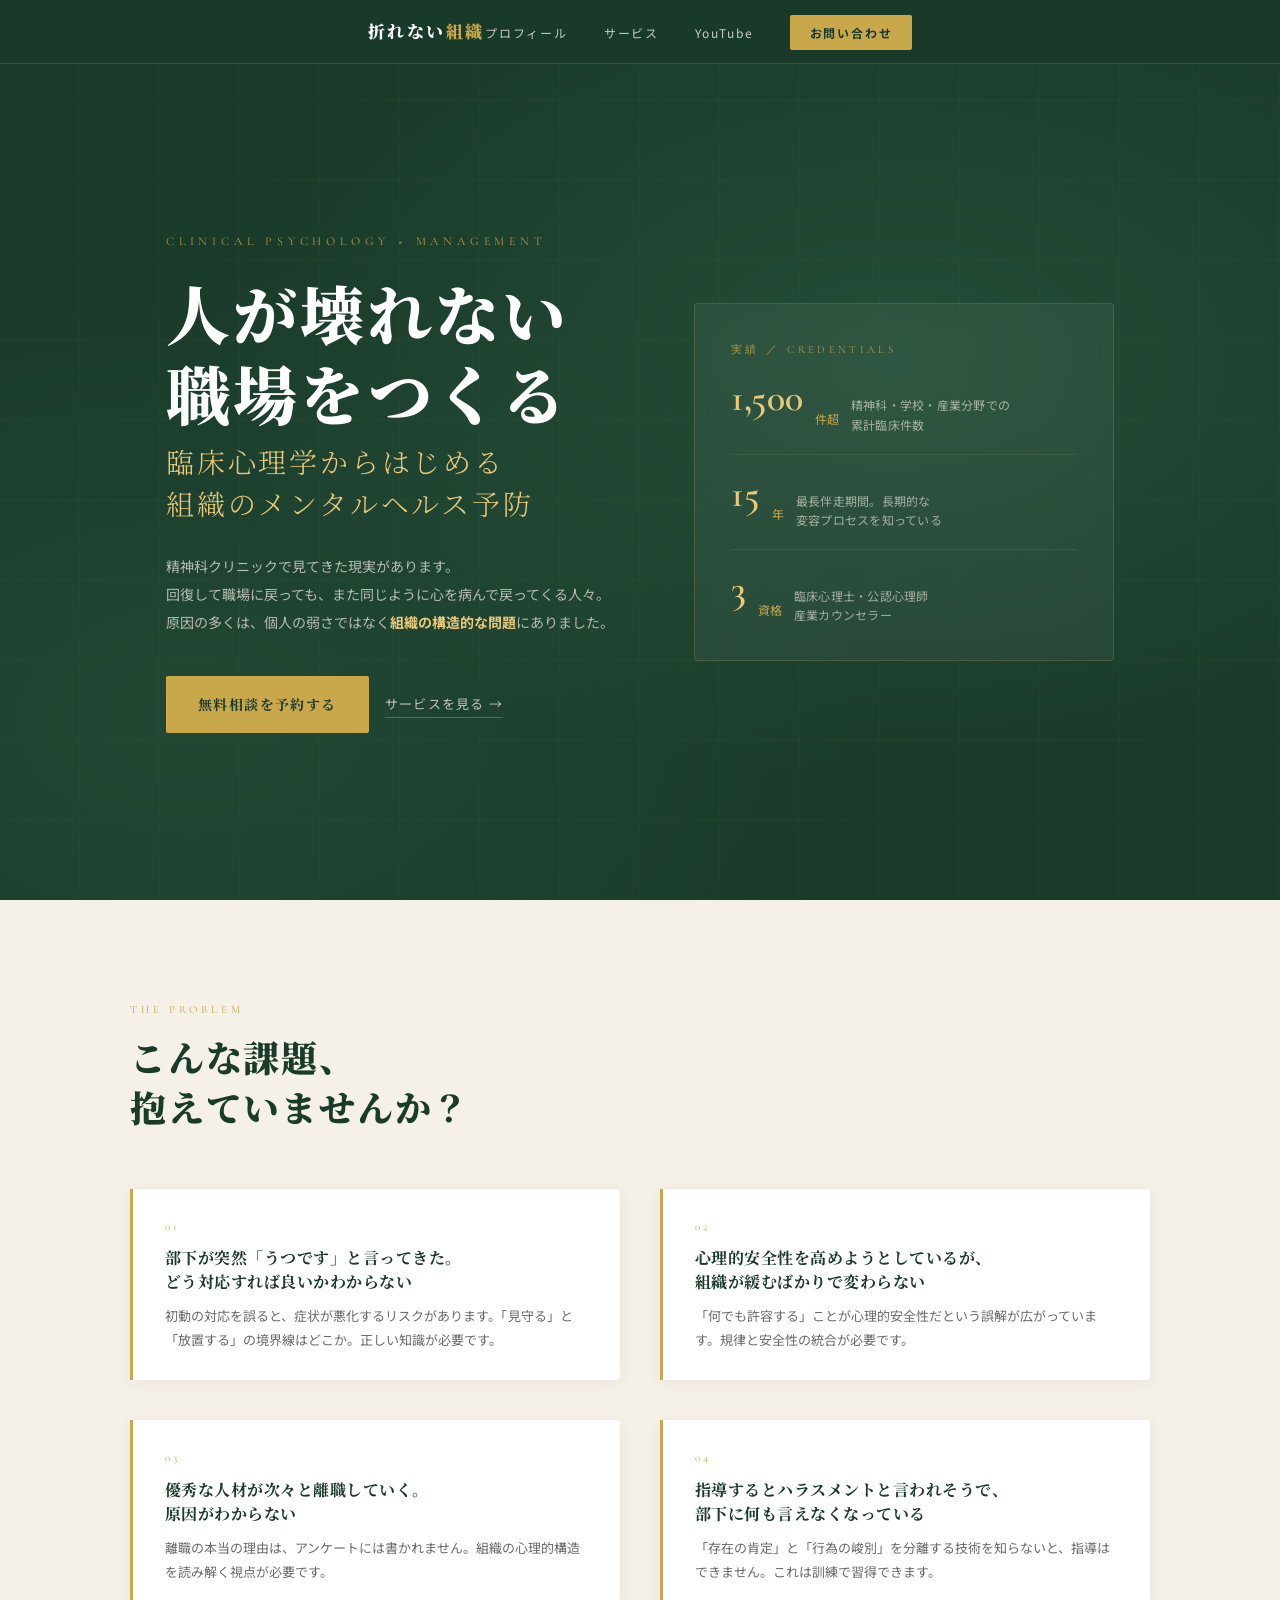
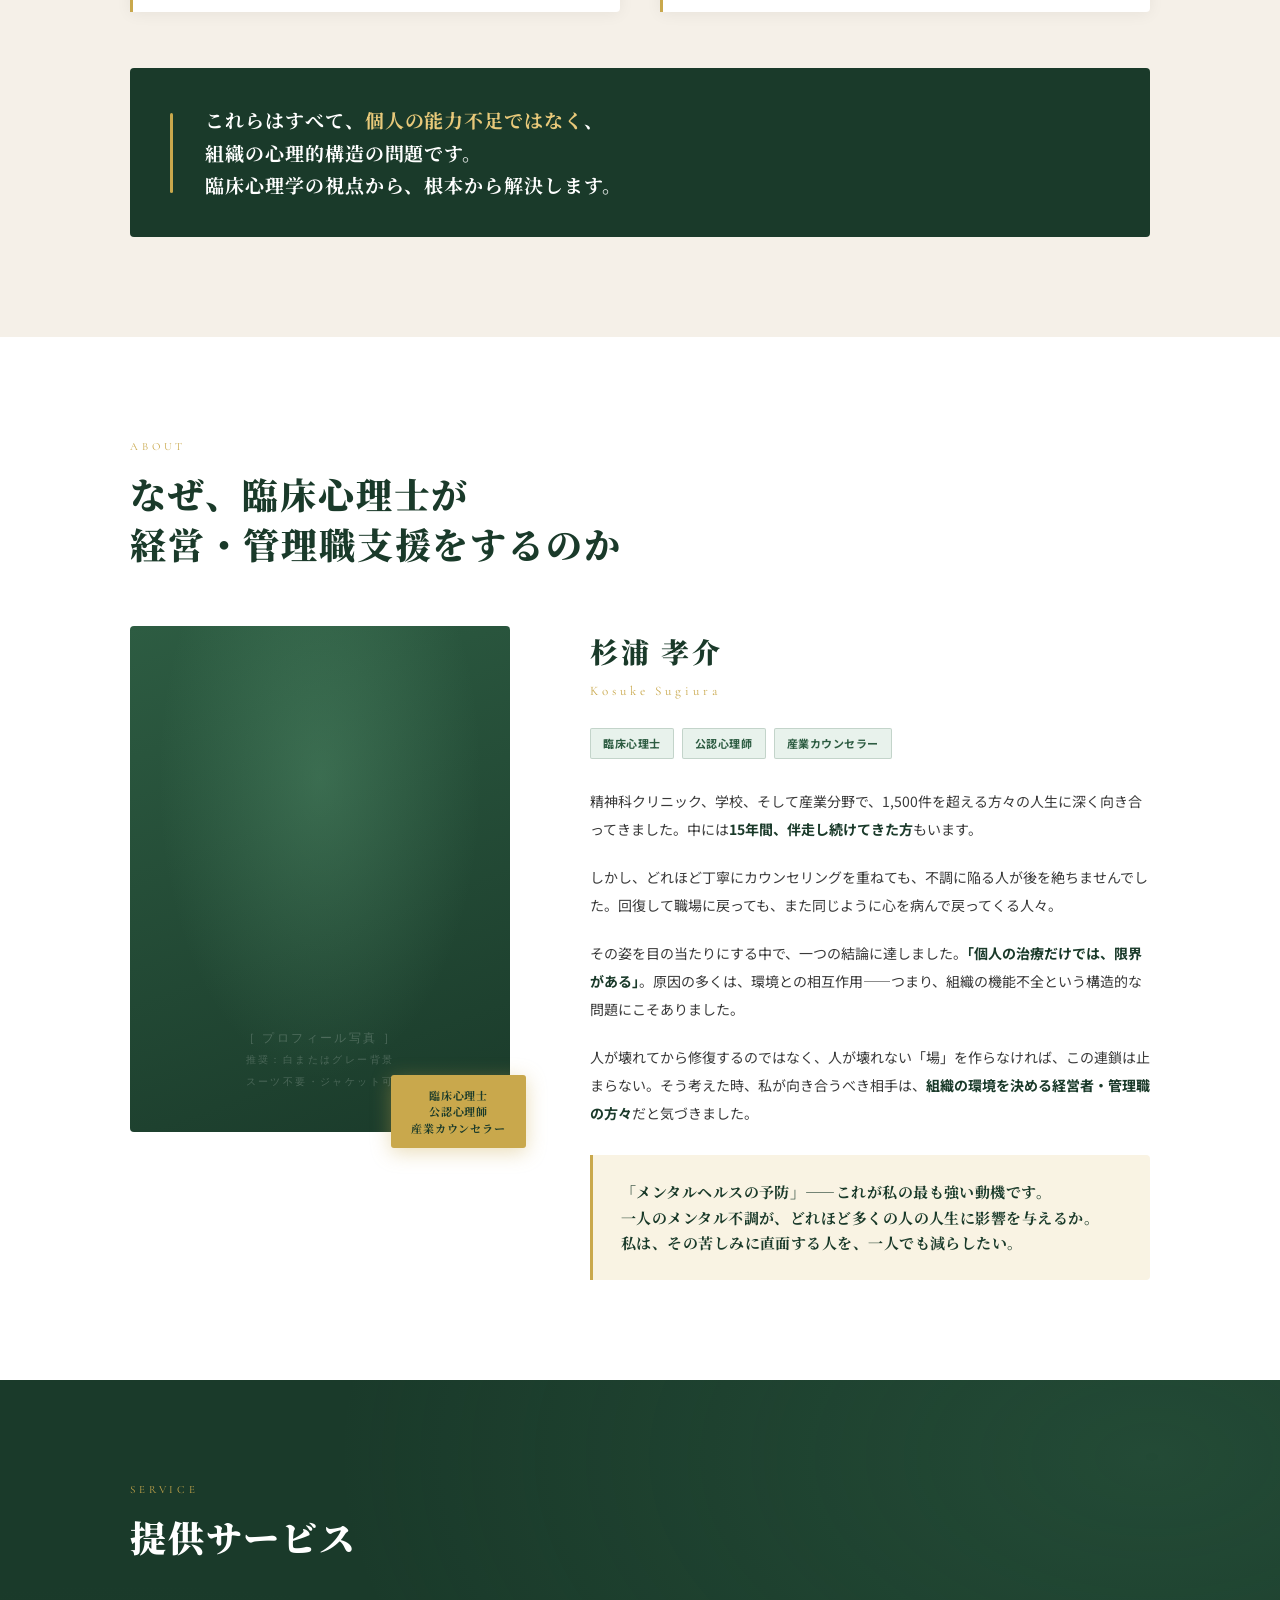
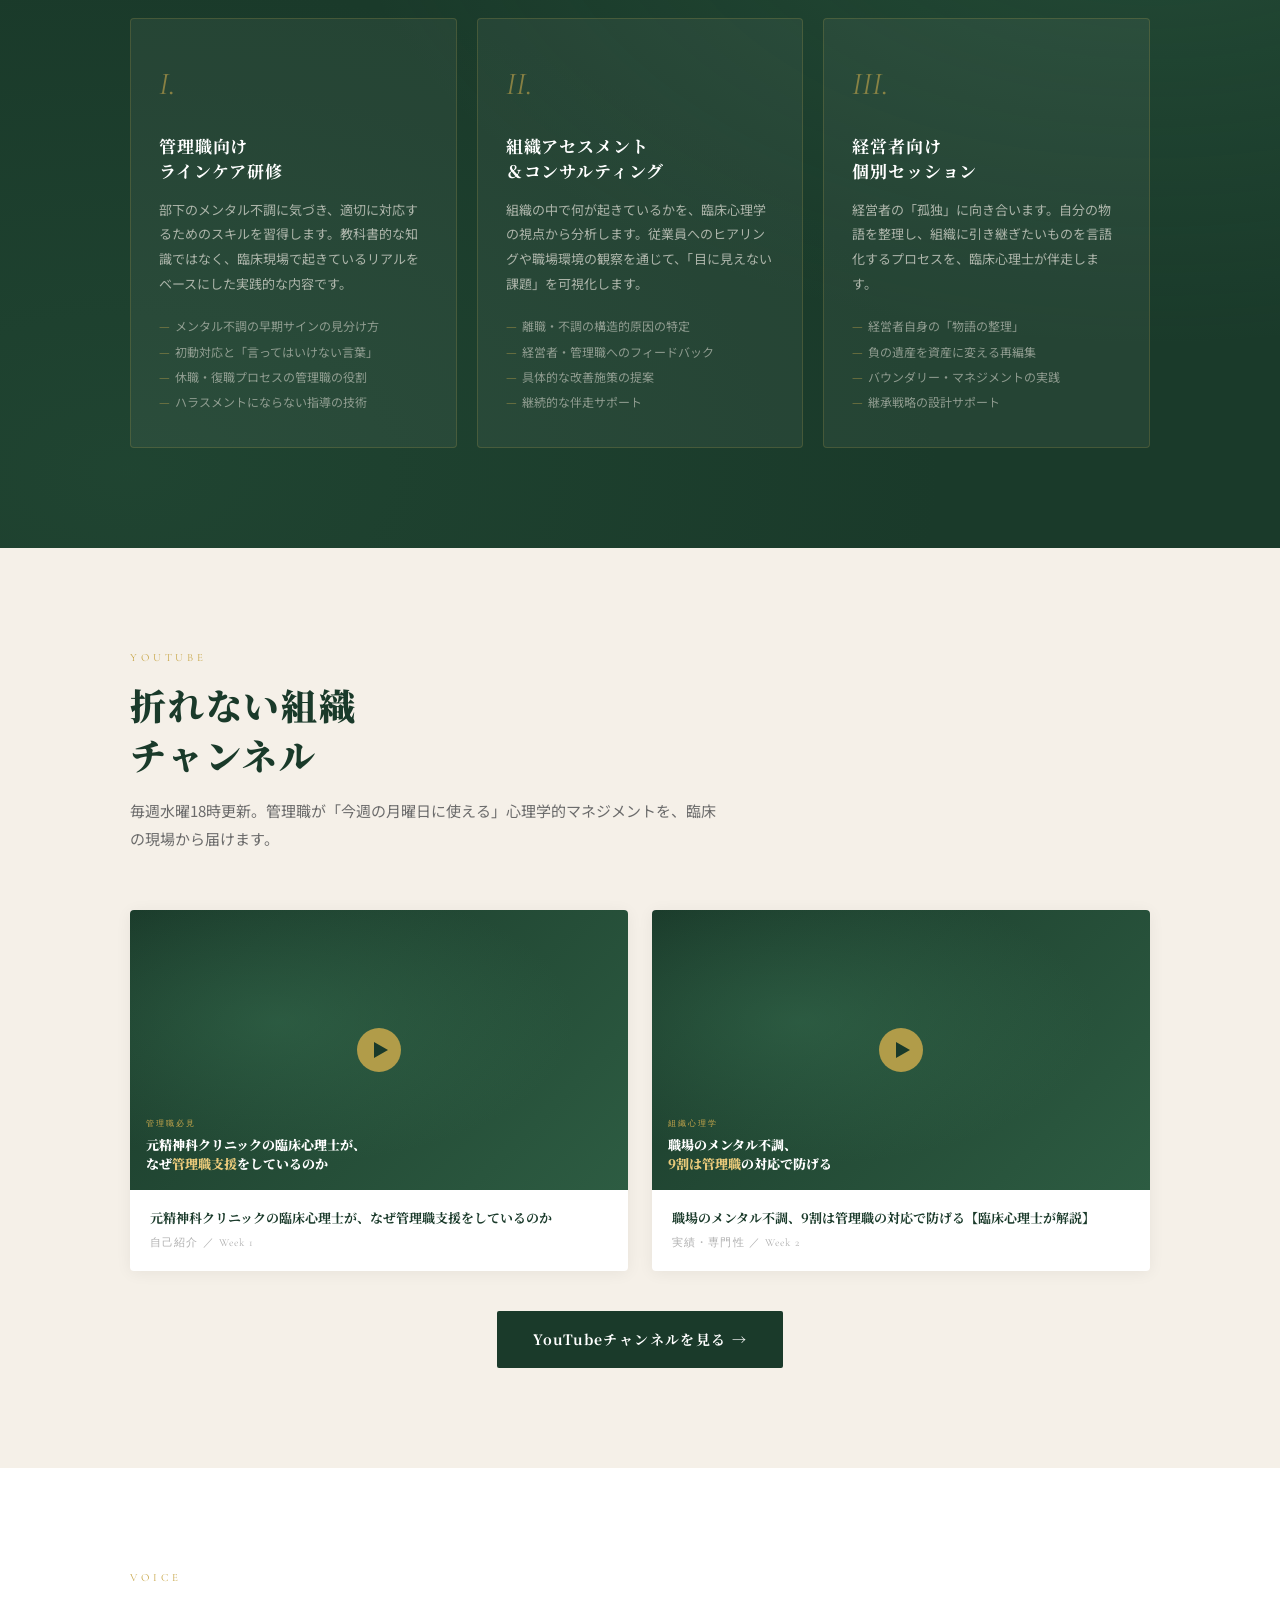
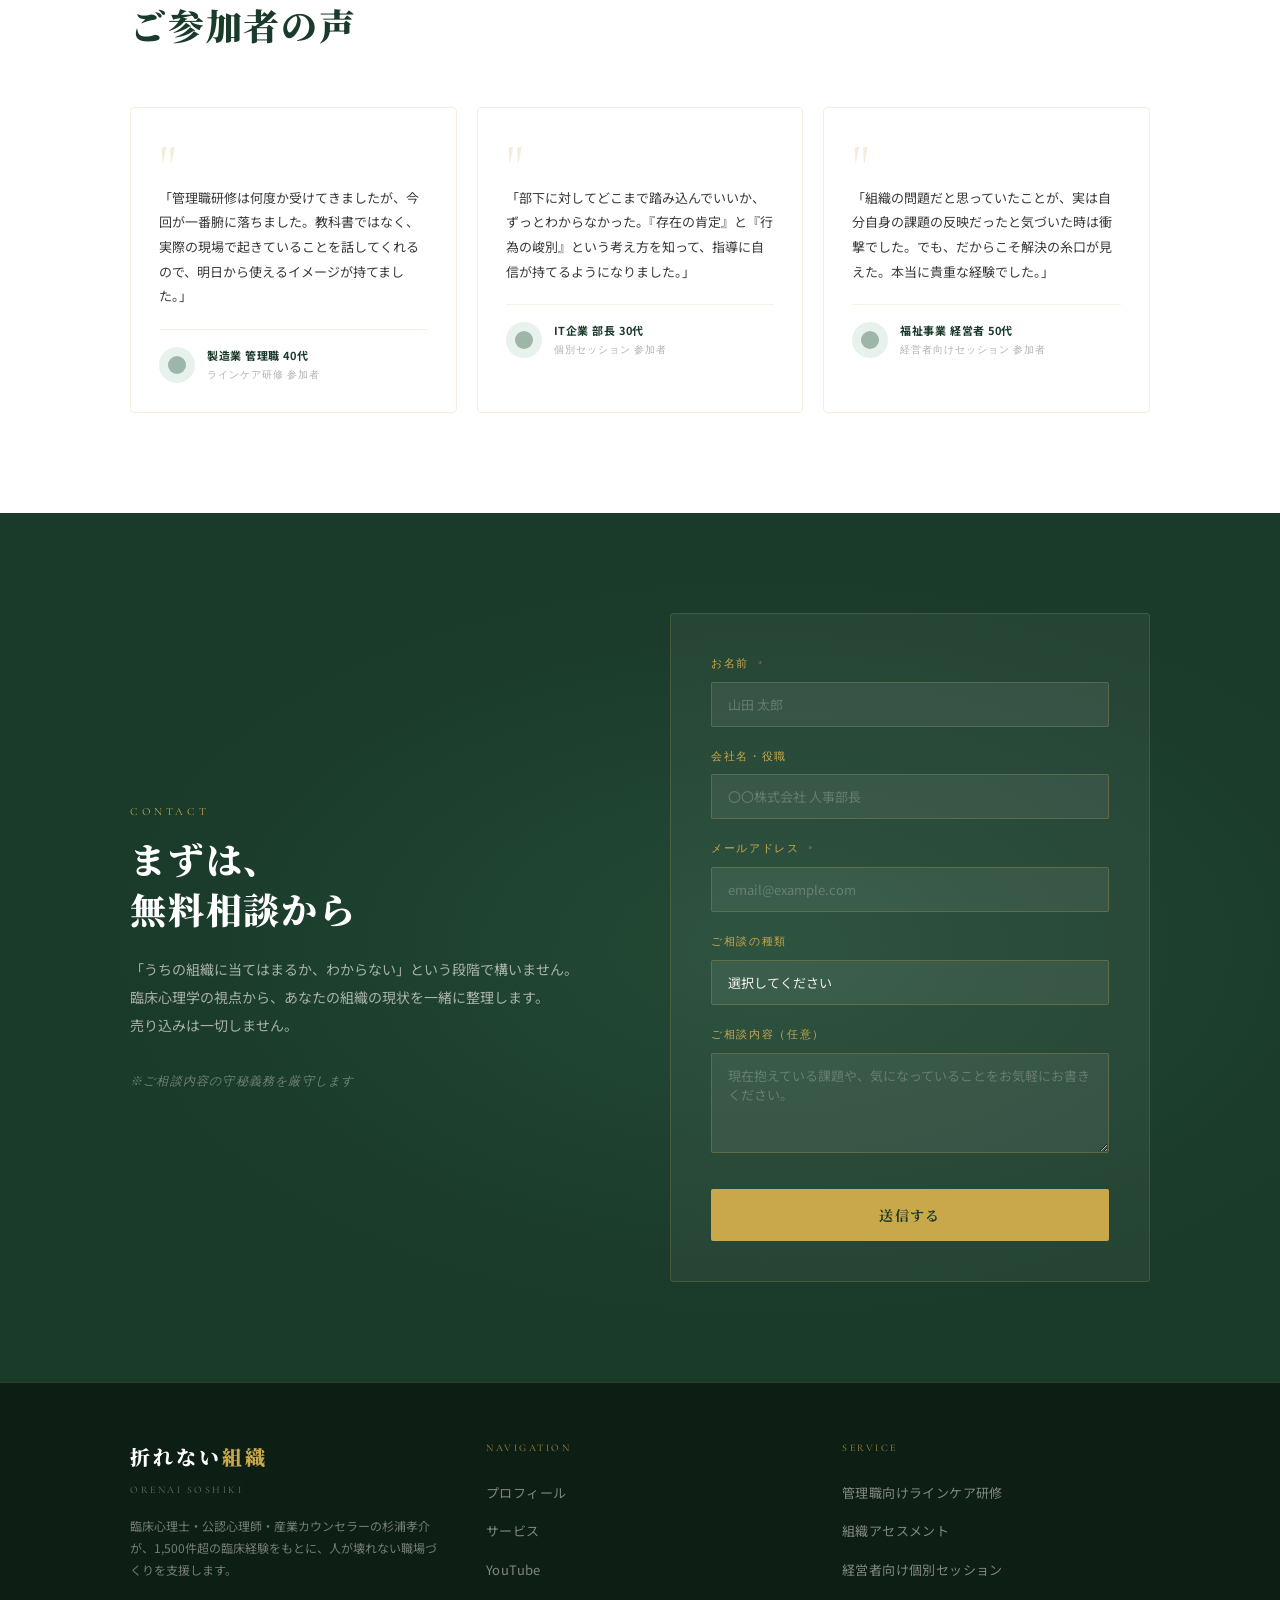
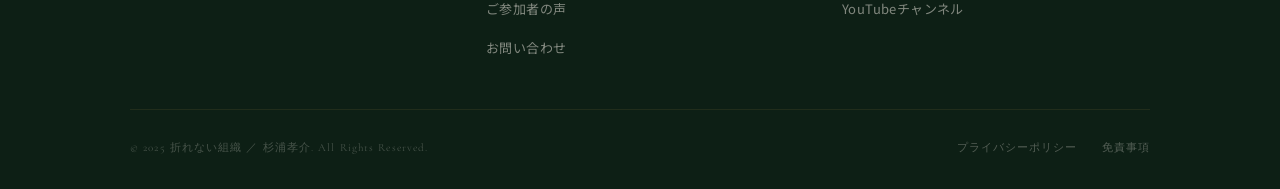
<file: orenai_homepage.html>
<!DOCTYPE html>
<html lang="ja">
<head>
<meta charset="UTF-8">
<meta name="viewport" content="width=device-width, initial-scale=1.0">
<title>折れない組織 | 臨床心理士 杉浦孝介 — 人が壊れない職場をつくる</title>
<meta name="description" content="臨床心理士・公認心理師・産業カウンセラーの杉浦孝介が、1,500件超の臨床経験をもとに管理職・経営者・人事担当者へ組織のメンタルヘルス予防を提供します。">
<link href="https://fonts.googleapis.com/css2?family=Noto+Serif+JP:wght@300;400;700;900&family=Noto+Sans+JP:wght@300;400;500;700&family=Cormorant+Garamond:ital,wght@0,300;0,400;0,600;1,300;1,400&display=swap" rel="stylesheet">
<style>
/* ============================================================
   DESIGN TOKENS
============================================================ */
:root {
  --green-deep:    #1A3A2A;
  --green-mid:     #2D5C42;
  --green-accent:  #3D7A58;
  --green-light:   #6BAF85;
  --green-pale:    #E8F2EC;
  --gold:          #C9A84C;
  --gold-light:    #E8C97A;
  --gold-pale:     #F9F3E3;
  --cream:         #F5F0E8;
  --white:         #FFFFFF;
  --charcoal:      #1C1C1C;
  --charcoal-mid:  #3A3A3A;
  --gray:          #6B6B6B;
  --gray-light:    #B0B0B0;
  --border:        rgba(201,168,76,0.2);

  --serif:   'Noto Serif JP', 'Georgia', serif;
  --sans:    'Noto Sans JP', sans-serif;
  --display: 'Cormorant Garamond', 'Georgia', serif;

  --ease-out: cubic-bezier(0.16, 1, 0.3, 1);
  --transition: 0.4s var(--ease-out);
}

/* ============================================================
   RESET & BASE
============================================================ */
*, *::before, *::after { margin: 0; padding: 0; box-sizing: border-box; }

html { scroll-behavior: smooth; font-size: 16px; }

body {
  font-family: var(--sans);
  color: var(--charcoal);
  background: var(--white);
  line-height: 1.8;
  overflow-x: hidden;
}

img { display: block; max-width: 100%; }
a { color: inherit; text-decoration: none; }

/* ============================================================
   UTILITIES
============================================================ */
.container {
  max-width: 1100px;
  margin: 0 auto;
  padding: 0 40px;
}

.section-label {
  font-family: var(--display);
  font-size: 11px;
  letter-spacing: 0.35em;
  text-transform: uppercase;
  color: var(--gold);
  display: block;
  margin-bottom: 12px;
}

.section-title {
  font-family: var(--serif);
  font-size: clamp(24px, 3vw, 36px);
  font-weight: 900;
  line-height: 1.4;
  color: var(--green-deep);
  letter-spacing: 0.05em;
}

.section-title--light {
  color: var(--white);
}

.section-body {
  font-size: 15px;
  color: var(--gray);
  line-height: 1.9;
  max-width: 600px;
}

/* ============================================================
   FADE-IN ANIMATION
============================================================ */
.fade-in {
  opacity: 0;
  transform: translateY(24px);
  transition: opacity 0.7s var(--ease-out), transform 0.7s var(--ease-out);
}
.fade-in.visible {
  opacity: 1;
  transform: translateY(0);
}

/* ============================================================
   NAVIGATION
============================================================ */
.nav {
  position: fixed;
  top: 0; left: 0; right: 0;
  z-index: 100;
  background: rgba(26,58,42,0.97);
  backdrop-filter: blur(12px);
  border-bottom: 1px solid var(--border);
  height: 64px;
  display: flex;
  align-items: center;
}

.nav-inner {
  display: flex;
  align-items: center;
  justify-content: space-between;
  width: 100%;
}

.nav-logo {
  font-family: var(--serif);
  font-size: 17px;
  font-weight: 900;
  color: var(--white);
  letter-spacing: 0.15em;
}

.nav-logo span {
  color: var(--gold);
}

.nav-links {
  display: flex;
  align-items: center;
  gap: 36px;
  list-style: none;
}

.nav-links a {
  font-size: 12px;
  letter-spacing: 0.15em;
  color: rgba(255,255,255,0.75);
  transition: color 0.2s;
}

.nav-links a:hover {
  color: var(--gold-light);
}

.nav-cta {
  font-size: 12px;
  letter-spacing: 0.1em;
  background: var(--gold);
  color: var(--green-deep) !important;
  padding: 9px 20px;
  border-radius: 2px;
  font-weight: 700;
  transition: background 0.2s !important;
}

.nav-cta:hover {
  background: var(--gold-light) !important;
  color: var(--green-deep) !important;
}

/* ============================================================
   HERO
============================================================ */
.hero {
  min-height: 100vh;
  background: var(--green-deep);
  display: flex;
  align-items: center;
  position: relative;
  overflow: hidden;
  padding-top: 64px;
}

/* 背景装飾 */
.hero::before {
  content: '';
  position: absolute;
  inset: 0;
  background:
    radial-gradient(ellipse at 70% 40%, rgba(61,122,88,0.3) 0%, transparent 55%),
    radial-gradient(ellipse at 15% 80%, rgba(45,92,66,0.4) 0%, transparent 45%);
}

/* 細線グリッド */
.hero::after {
  content: '';
  position: absolute;
  inset: 0;
  background-image:
    repeating-linear-gradient(0deg, transparent, transparent 79px, rgba(201,168,76,0.04) 79px, rgba(201,168,76,0.04) 80px),
    repeating-linear-gradient(90deg, transparent, transparent 79px, rgba(201,168,76,0.04) 79px, rgba(201,168,76,0.04) 80px);
}

.hero-inner {
  position: relative;
  z-index: 2;
  display: grid;
  grid-template-columns: 1fr 420px;
  gap: 80px;
  align-items: center;
  padding: 80px 0;
}

.hero-label {
  font-family: var(--display);
  font-size: 12px;
  letter-spacing: 0.4em;
  color: var(--gold);
  text-transform: uppercase;
  display: block;
  margin-bottom: 20px;
  opacity: 0.85;
}

.hero-title {
  font-family: var(--serif);
  font-size: clamp(36px, 5vw, 64px);
  font-weight: 900;
  color: var(--white);
  line-height: 1.25;
  letter-spacing: 0.05em;
  margin-bottom: 8px;
}

.hero-title-sub {
  font-family: var(--serif);
  font-size: clamp(18px, 2.5vw, 28px);
  font-weight: 300;
  color: var(--gold-light);
  letter-spacing: 0.1em;
  margin-bottom: 28px;
  line-height: 1.5;
}

.hero-desc {
  font-size: 14px;
  color: rgba(245,240,232,0.7);
  line-height: 2;
  max-width: 500px;
  margin-bottom: 40px;
}

.hero-actions {
  display: flex;
  gap: 16px;
  align-items: center;
  flex-wrap: wrap;
}

.btn-primary {
  display: inline-flex;
  align-items: center;
  gap: 10px;
  background: var(--gold);
  color: var(--green-deep);
  font-family: var(--serif);
  font-weight: 700;
  font-size: 14px;
  letter-spacing: 0.1em;
  padding: 16px 32px;
  border-radius: 2px;
  transition: background var(--transition), transform var(--transition);
}

.btn-primary:hover {
  background: var(--gold-light);
  transform: translateY(-2px);
}

.btn-secondary {
  display: inline-flex;
  align-items: center;
  gap: 8px;
  color: rgba(245,240,232,0.75);
  font-size: 13px;
  letter-spacing: 0.1em;
  border-bottom: 1px solid rgba(201,168,76,0.4);
  padding-bottom: 2px;
  transition: color 0.2s, border-color 0.2s;
}

.btn-secondary:hover {
  color: var(--gold-light);
  border-color: var(--gold-light);
}

/* ヒーロー右カード */
.hero-card {
  background: rgba(255,255,255,0.05);
  border: 1px solid var(--border);
  border-radius: 4px;
  padding: 36px;
  backdrop-filter: blur(8px);
}

.hero-card-title {
  font-family: var(--display);
  font-size: 11px;
  letter-spacing: 0.3em;
  color: var(--gold);
  text-transform: uppercase;
  margin-bottom: 20px;
  opacity: 0.8;
}

.stat-list {
  list-style: none;
  display: flex;
  flex-direction: column;
  gap: 20px;
}

.stat-item {
  display: flex;
  align-items: baseline;
  gap: 12px;
  padding-bottom: 20px;
  border-bottom: 1px solid rgba(201,168,76,0.12);
}

.stat-item:last-child {
  border-bottom: none;
  padding-bottom: 0;
}

.stat-num {
  font-family: var(--display);
  font-size: 38px;
  font-weight: 600;
  color: var(--gold-light);
  line-height: 1;
  flex-shrink: 0;
}

.stat-unit {
  font-size: 12px;
  color: var(--gold);
  align-self: flex-end;
  margin-bottom: 4px;
}

.stat-desc {
  font-size: 12px;
  color: rgba(245,240,232,0.6);
  line-height: 1.6;
  letter-spacing: 0.02em;
}

/* ============================================================
   PROBLEM SECTION
============================================================ */
.problem {
  padding: 100px 0;
  background: var(--cream);
}

.problem-grid {
  display: grid;
  grid-template-columns: 1fr 1fr;
  gap: 40px;
  margin-top: 56px;
}

.problem-card {
  background: var(--white);
  border-left: 3px solid var(--gold);
  padding: 28px 32px;
  border-radius: 0 4px 4px 0;
  box-shadow: 0 2px 16px rgba(0,0,0,0.06);
  transition: transform var(--transition), box-shadow var(--transition);
}

.problem-card:hover {
  transform: translateY(-4px);
  box-shadow: 0 8px 32px rgba(0,0,0,0.1);
}

.problem-card-num {
  font-family: var(--display);
  font-size: 11px;
  letter-spacing: 0.3em;
  color: var(--gold);
  margin-bottom: 10px;
}

.problem-card-title {
  font-family: var(--serif);
  font-size: 16px;
  font-weight: 700;
  color: var(--green-deep);
  line-height: 1.5;
  margin-bottom: 10px;
  letter-spacing: 0.03em;
}

.problem-card-body {
  font-size: 13px;
  color: var(--gray);
  line-height: 1.85;
}

.problem-lead {
  margin-top: 56px;
  padding: 36px 40px;
  background: var(--green-deep);
  border-radius: 4px;
  display: flex;
  align-items: center;
  gap: 32px;
}

.problem-lead-line {
  width: 3px;
  height: 80px;
  background: var(--gold);
  flex-shrink: 0;
  border-radius: 2px;
}

.problem-lead-text {
  font-family: var(--serif);
  font-size: clamp(15px, 2vw, 19px);
  font-weight: 700;
  color: var(--white);
  line-height: 1.7;
  letter-spacing: 0.05em;
}

.problem-lead-text em {
  color: var(--gold-light);
  font-style: normal;
}

/* ============================================================
   ABOUT (WHO)
============================================================ */
.about {
  padding: 100px 0;
  background: var(--white);
}

.about-grid {
  display: grid;
  grid-template-columns: 380px 1fr;
  gap: 80px;
  align-items: start;
  margin-top: 56px;
}

/* 写真プレースホルダー */
.about-photo {
  position: relative;
}

.about-photo-frame {
  width: 100%;
  aspect-ratio: 3/4;
  background: linear-gradient(160deg, var(--green-mid) 0%, var(--green-deep) 100%);
  border-radius: 4px;
  display: flex;
  align-items: flex-end;
  justify-content: center;
  overflow: hidden;
  position: relative;
}

.about-photo-frame::before {
  content: '';
  position: absolute;
  inset: 0;
  background: radial-gradient(ellipse at 50% 30%, rgba(107,175,133,0.3) 0%, transparent 60%);
}

.about-photo-placeholder {
  position: relative;
  z-index: 1;
  color: rgba(255,255,255,0.2);
  font-family: var(--display);
  font-size: 12px;
  letter-spacing: 0.2em;
  text-align: center;
  padding: 20px;
  margin-bottom: 20px;
}

.about-photo-badge {
  position: absolute;
  bottom: -16px;
  right: -16px;
  background: var(--gold);
  color: var(--green-deep);
  padding: 12px 20px;
  border-radius: 3px;
  font-family: var(--serif);
  font-size: 11px;
  font-weight: 700;
  letter-spacing: 0.08em;
  line-height: 1.5;
  text-align: center;
  box-shadow: 0 4px 20px rgba(201,168,76,0.4);
}

.about-content {}

.about-name {
  font-family: var(--serif);
  font-size: 28px;
  font-weight: 900;
  color: var(--green-deep);
  letter-spacing: 0.1em;
  margin-bottom: 4px;
}

.about-name-en {
  font-family: var(--display);
  font-size: 13px;
  color: var(--gold);
  letter-spacing: 0.3em;
  margin-bottom: 24px;
}

.about-credentials {
  display: flex;
  flex-wrap: wrap;
  gap: 8px;
  margin-bottom: 28px;
}

.credential-tag {
  background: var(--green-pale);
  color: var(--green-mid);
  font-size: 11px;
  font-weight: 700;
  letter-spacing: 0.05em;
  padding: 5px 12px;
  border-radius: 2px;
  border: 1px solid rgba(45,92,66,0.2);
}

.about-story {
  font-size: 14px;
  color: var(--charcoal-mid);
  line-height: 2;
  margin-bottom: 20px;
}

.about-story strong {
  color: var(--green-deep);
  font-weight: 700;
}

.about-quote {
  margin-top: 28px;
  padding: 24px 28px;
  border-left: 3px solid var(--gold);
  background: var(--gold-pale);
  border-radius: 0 4px 4px 0;
}

.about-quote p {
  font-family: var(--serif);
  font-size: 15px;
  font-weight: 700;
  color: var(--green-deep);
  line-height: 1.7;
  letter-spacing: 0.03em;
}

/* ============================================================
   SERVICE
============================================================ */
.service {
  padding: 100px 0;
  background: var(--green-deep);
  position: relative;
  overflow: hidden;
}

.service::before {
  content: '';
  position: absolute;
  inset: 0;
  background:
    radial-gradient(ellipse at 90% 10%, rgba(61,122,88,0.25) 0%, transparent 50%),
    radial-gradient(ellipse at 10% 90%, rgba(45,92,66,0.3) 0%, transparent 50%);
}

.service-inner {
  position: relative;
  z-index: 1;
}

.service-grid {
  display: grid;
  grid-template-columns: repeat(3, 1fr);
  gap: 20px;
  margin-top: 56px;
}

.service-card {
  background: rgba(255,255,255,0.05);
  border: 1px solid var(--border);
  border-radius: 4px;
  padding: 36px 28px;
  transition: background var(--transition), transform var(--transition);
  position: relative;
  overflow: hidden;
}

.service-card::before {
  content: '';
  position: absolute;
  top: 0; left: 0; right: 0;
  height: 2px;
  background: var(--gold);
  transform: scaleX(0);
  transform-origin: left;
  transition: transform var(--transition);
}

.service-card:hover {
  background: rgba(255,255,255,0.08);
  transform: translateY(-4px);
}

.service-card:hover::before {
  transform: scaleX(1);
}

.service-icon {
  font-family: var(--display);
  font-size: 32px;
  color: var(--gold);
  opacity: 0.6;
  margin-bottom: 20px;
  font-style: italic;
}

.service-card-title {
  font-family: var(--serif);
  font-size: 17px;
  font-weight: 700;
  color: var(--white);
  letter-spacing: 0.05em;
  margin-bottom: 14px;
  line-height: 1.5;
}

.service-card-body {
  font-size: 13px;
  color: rgba(245,240,232,0.65);
  line-height: 1.9;
  margin-bottom: 20px;
}

.service-card-list {
  list-style: none;
  display: flex;
  flex-direction: column;
  gap: 6px;
}

.service-card-list li {
  font-size: 12px;
  color: rgba(245,240,232,0.5);
  padding-left: 16px;
  position: relative;
  line-height: 1.6;
}

.service-card-list li::before {
  content: '—';
  position: absolute;
  left: 0;
  color: var(--gold);
  opacity: 0.5;
}

/* ============================================================
   YOUTUBE SECTION
============================================================ */
.youtube {
  padding: 100px 0;
  background: var(--cream);
}

.youtube-grid {
  display: grid;
  grid-template-columns: 1fr 1fr;
  gap: 24px;
  margin-top: 56px;
}

.yt-card {
  background: var(--white);
  border-radius: 4px;
  overflow: hidden;
  box-shadow: 0 2px 16px rgba(0,0,0,0.06);
  transition: transform var(--transition), box-shadow var(--transition);
}

.yt-card:hover {
  transform: translateY(-4px);
  box-shadow: 0 12px 40px rgba(0,0,0,0.12);
}

.yt-thumb {
  width: 100%;
  aspect-ratio: 16/9;
  background: linear-gradient(135deg, var(--green-deep) 0%, var(--green-mid) 100%);
  display: flex;
  align-items: flex-end;
  padding: 16px;
  position: relative;
  overflow: hidden;
}

.yt-thumb::before {
  content: '';
  position: absolute;
  inset: 0;
  background: radial-gradient(ellipse at 30% 40%, rgba(61,122,88,0.4) 0%, transparent 60%);
}

.yt-thumb-text {
  position: relative;
  z-index: 1;
}

.yt-thumb-tag {
  font-family: var(--display);
  font-size: 8px;
  letter-spacing: 0.25em;
  color: var(--gold);
  text-transform: uppercase;
  margin-bottom: 5px;
}

.yt-thumb-title {
  font-family: var(--serif);
  font-size: 13px;
  font-weight: 900;
  color: var(--white);
  line-height: 1.45;
}

.yt-thumb-title em {
  color: var(--gold-light);
  font-style: normal;
}

.yt-play {
  position: absolute;
  top: 50%;
  left: 50%;
  transform: translate(-50%, -50%);
  width: 44px;
  height: 44px;
  background: rgba(201,168,76,0.85);
  border-radius: 50%;
  display: flex;
  align-items: center;
  justify-content: center;
  z-index: 2;
}

.yt-play::after {
  content: '';
  width: 0;
  height: 0;
  border-style: solid;
  border-width: 8px 0 8px 14px;
  border-color: transparent transparent transparent var(--green-deep);
  margin-left: 3px;
}

.yt-info {
  padding: 18px 20px;
}

.yt-info-title {
  font-family: var(--serif);
  font-size: 13px;
  font-weight: 700;
  color: var(--green-deep);
  line-height: 1.5;
  margin-bottom: 6px;
}

.yt-info-meta {
  font-size: 11px;
  color: var(--gray-light);
  font-family: var(--display);
  letter-spacing: 0.1em;
}

.yt-cta {
  margin-top: 40px;
  text-align: center;
}

.btn-youtube {
  display: inline-flex;
  align-items: center;
  gap: 12px;
  background: var(--green-deep);
  color: var(--white);
  font-family: var(--serif);
  font-weight: 700;
  font-size: 14px;
  letter-spacing: 0.1em;
  padding: 16px 36px;
  border-radius: 2px;
  transition: background var(--transition), transform var(--transition);
}

.btn-youtube:hover {
  background: var(--green-mid);
  transform: translateY(-2px);
}

/* ============================================================
   TESTIMONIAL / VOICE
============================================================ */
.voice {
  padding: 100px 0;
  background: var(--white);
}

.voice-grid {
  display: grid;
  grid-template-columns: repeat(3, 1fr);
  gap: 20px;
  margin-top: 56px;
}

.voice-card {
  padding: 28px;
  border: 1px solid rgba(201,168,76,0.2);
  border-radius: 4px;
  position: relative;
  transition: box-shadow var(--transition);
}

.voice-card:hover {
  box-shadow: 0 8px 32px rgba(0,0,0,0.08);
}

.voice-quote-mark {
  font-family: var(--display);
  font-size: 60px;
  color: var(--gold);
  opacity: 0.2;
  line-height: 1;
  margin-bottom: -10px;
}

.voice-text {
  font-size: 13px;
  color: var(--charcoal-mid);
  line-height: 1.9;
  margin-bottom: 20px;
}

.voice-meta {
  display: flex;
  align-items: center;
  gap: 12px;
  padding-top: 16px;
  border-top: 1px solid rgba(201,168,76,0.15);
}

.voice-avatar {
  width: 36px;
  height: 36px;
  background: var(--green-pale);
  border-radius: 50%;
  flex-shrink: 0;
  display: flex;
  align-items: center;
  justify-content: center;
}

.voice-avatar-icon {
  width: 18px;
  height: 18px;
  background: var(--green-mid);
  border-radius: 50%;
  opacity: 0.4;
}

.voice-name {
  font-size: 11px;
  font-weight: 700;
  color: var(--green-deep);
  letter-spacing: 0.05em;
}

.voice-role {
  font-size: 10px;
  color: var(--gray-light);
  font-family: var(--display);
  letter-spacing: 0.1em;
}

/* ============================================================
   CONTACT
============================================================ */
.contact {
  padding: 100px 0;
  background: var(--green-deep);
  position: relative;
  overflow: hidden;
}

.contact::before {
  content: '';
  position: absolute;
  inset: 0;
  background: radial-gradient(ellipse at 60% 50%, rgba(61,122,88,0.25) 0%, transparent 60%);
}

.contact-inner {
  position: relative;
  z-index: 1;
  display: grid;
  grid-template-columns: 1fr 480px;
  gap: 80px;
  align-items: center;
}

.contact-desc {
  font-size: 14px;
  color: rgba(245,240,232,0.65);
  line-height: 2;
  max-width: 460px;
  margin-top: 20px;
  margin-bottom: 32px;
}

.contact-note {
  font-size: 12px;
  color: rgba(245,240,232,0.4);
  font-family: var(--display);
  letter-spacing: 0.1em;
  font-style: italic;
}

/* フォーム */
.contact-form {
  background: rgba(255,255,255,0.05);
  border: 1px solid var(--border);
  border-radius: 4px;
  padding: 40px;
}

.form-group {
  margin-bottom: 20px;
}

.form-label {
  display: block;
  font-size: 11px;
  letter-spacing: 0.15em;
  color: var(--gold);
  margin-bottom: 8px;
  font-family: var(--display);
}

.form-label span {
  font-size: 9px;
  color: #E08080;
  margin-left: 4px;
}

.form-input,
.form-select,
.form-textarea {
  width: 100%;
  background: rgba(255,255,255,0.07);
  border: 1px solid rgba(201,168,76,0.25);
  border-radius: 2px;
  padding: 12px 16px;
  font-family: var(--sans);
  font-size: 13px;
  color: var(--cream);
  outline: none;
  transition: border-color 0.2s;
  -webkit-appearance: none;
}

.form-input::placeholder,
.form-textarea::placeholder {
  color: rgba(245,240,232,0.25);
}

.form-input:focus,
.form-select:focus,
.form-textarea:focus {
  border-color: var(--gold);
  background: rgba(255,255,255,0.1);
}

.form-select option {
  background: var(--green-deep);
  color: var(--cream);
}

.form-textarea {
  height: 100px;
  resize: vertical;
}

.form-submit {
  width: 100%;
  background: var(--gold);
  color: var(--green-deep);
  font-family: var(--serif);
  font-weight: 700;
  font-size: 14px;
  letter-spacing: 0.1em;
  padding: 16px;
  border: none;
  border-radius: 2px;
  cursor: pointer;
  transition: background 0.2s, transform 0.2s;
  margin-top: 8px;
}

.form-submit:hover {
  background: var(--gold-light);
  transform: translateY(-1px);
}

/* ============================================================
   FOOTER
============================================================ */
.footer {
  background: #0D1F15;
  padding: 56px 0 32px;
  border-top: 1px solid var(--border);
}

.footer-inner {
  display: grid;
  grid-template-columns: 1fr 1fr 1fr;
  gap: 48px;
  margin-bottom: 48px;
}

.footer-brand-name {
  font-family: var(--serif);
  font-size: 20px;
  font-weight: 900;
  color: var(--white);
  letter-spacing: 0.15em;
  margin-bottom: 6px;
}

.footer-brand-name span { color: var(--gold); }

.footer-brand-sub {
  font-family: var(--display);
  font-size: 10px;
  letter-spacing: 0.25em;
  color: rgba(245,240,232,0.4);
  text-transform: uppercase;
  margin-bottom: 16px;
}

.footer-brand-desc {
  font-size: 12px;
  color: rgba(245,240,232,0.45);
  line-height: 1.85;
}

.footer-col-title {
  font-family: var(--display);
  font-size: 10px;
  letter-spacing: 0.25em;
  color: var(--gold);
  text-transform: uppercase;
  margin-bottom: 20px;
  opacity: 0.8;
}

.footer-links {
  list-style: none;
  display: flex;
  flex-direction: column;
  gap: 10px;
}

.footer-links a {
  font-size: 13px;
  color: rgba(245,240,232,0.5);
  transition: color 0.2s;
  letter-spacing: 0.03em;
}

.footer-links a:hover {
  color: var(--gold-light);
}

.footer-bottom {
  padding-top: 28px;
  border-top: 1px solid rgba(201,168,76,0.1);
  display: flex;
  align-items: center;
  justify-content: space-between;
}

.footer-copy {
  font-size: 11px;
  color: rgba(245,240,232,0.25);
  font-family: var(--display);
  letter-spacing: 0.1em;
}

.footer-policy {
  display: flex;
  gap: 24px;
}

.footer-policy a {
  font-size: 11px;
  color: rgba(245,240,232,0.3);
  font-family: var(--display);
  letter-spacing: 0.1em;
  transition: color 0.2s;
}

.footer-policy a:hover {
  color: var(--gold);
}

/* ============================================================
   RESPONSIVE
============================================================ */
@media (max-width: 900px) {
  .container { padding: 0 24px; }

  .nav-links { display: none; }

  .hero-inner {
    grid-template-columns: 1fr;
    gap: 40px;
    padding: 60px 0;
  }

  .hero-card { display: none; }

  .problem-grid { grid-template-columns: 1fr; }

  .about-grid {
    grid-template-columns: 1fr;
    gap: 40px;
  }

  .about-photo { max-width: 300px; }

  .service-grid { grid-template-columns: 1fr; }

  .youtube-grid { grid-template-columns: 1fr; }

  .voice-grid { grid-template-columns: 1fr; }

  .contact-inner {
    grid-template-columns: 1fr;
    gap: 40px;
  }

  .footer-inner {
    grid-template-columns: 1fr;
    gap: 32px;
  }

  .footer-bottom {
    flex-direction: column;
    gap: 16px;
    text-align: center;
  }
}
</style>
</head>
<body>

<!-- ============================================================
  NAVIGATION
============================================================ -->
<nav class="nav">
  <div class="container">
    <div class="nav-inner">
      <a href="#" class="nav-logo">折れない<span>組織</span></a>
      <ul class="nav-links">
        <li><a href="#about">プロフィール</a></li>
        <li><a href="#service">サービス</a></li>
        <li><a href="#youtube">YouTube</a></li>
        <li><a href="#contact" class="nav-cta">お問い合わせ</a></li>
      </ul>
    </div>
  </div>
</nav>

<!-- ============================================================
  HERO
============================================================ -->
<section class="hero" id="top">
  <div class="container">
    <div class="hero-inner">
      <div class="fade-in">
        <span class="hero-label">Clinical Psychology × Management</span>
        <h1 class="hero-title">人が壊れない<br>職場をつくる</h1>
        <p class="hero-title-sub">臨床心理学からはじめる<br>組織のメンタルヘルス予防</p>
        <p class="hero-desc">
          精神科クリニックで見てきた現実があります。<br>
          回復して職場に戻っても、また同じように心を病んで戻ってくる人々。<br>
          原因の多くは、個人の弱さではなく<strong style="color:var(--gold-light);">組織の構造的な問題</strong>にありました。
        </p>
        <div class="hero-actions">
          <a href="#contact" class="btn-primary">無料相談を予約する</a>
          <a href="#service" class="btn-secondary">サービスを見る →</a>
        </div>
      </div>

      <div class="hero-card fade-in" style="animation-delay:0.2s">
        <div class="hero-card-title">実績 ／ Credentials</div>
        <ul class="stat-list">
          <li class="stat-item">
            <span class="stat-num">1,500</span>
            <span class="stat-unit">件超</span>
            <span class="stat-desc">精神科・学校・産業分野での<br>累計臨床件数</span>
          </li>
          <li class="stat-item">
            <span class="stat-num">15</span>
            <span class="stat-unit">年</span>
            <span class="stat-desc">最長伴走期間。長期的な<br>変容プロセスを知っている</span>
          </li>
          <li class="stat-item">
            <span class="stat-num">3</span>
            <span class="stat-unit">資格</span>
            <span class="stat-desc">臨床心理士・公認心理師<br>産業カウンセラー</span>
          </li>
        </ul>
      </div>
    </div>
  </div>
</section>

<!-- ============================================================
  PROBLEM
============================================================ -->
<section class="problem" id="problem">
  <div class="container">
    <div class="fade-in">
      <span class="section-label">The Problem</span>
      <h2 class="section-title">こんな課題、<br>抱えていませんか？</h2>
    </div>

    <div class="problem-grid">
      <div class="problem-card fade-in">
        <div class="problem-card-num">01</div>
        <h3 class="problem-card-title">部下が突然「うつです」と言ってきた。<br>どう対応すれば良いかわからない</h3>
        <p class="problem-card-body">初動の対応を誤ると、症状が悪化するリスクがあります。「見守る」と「放置する」の境界線はどこか。正しい知識が必要です。</p>
      </div>
      <div class="problem-card fade-in">
        <div class="problem-card-num">02</div>
        <h3 class="problem-card-title">心理的安全性を高めようとしているが、<br>組織が緩むばかりで変わらない</h3>
        <p class="problem-card-body">「何でも許容する」ことが心理的安全性だという誤解が広がっています。規律と安全性の統合が必要です。</p>
      </div>
      <div class="problem-card fade-in">
        <div class="problem-card-num">03</div>
        <h3 class="problem-card-title">優秀な人材が次々と離職していく。<br>原因がわからない</h3>
        <p class="problem-card-body">離職の本当の理由は、アンケートには書かれません。組織の心理的構造を読み解く視点が必要です。</p>
      </div>
      <div class="problem-card fade-in">
        <div class="problem-card-num">04</div>
        <h3 class="problem-card-title">指導するとハラスメントと言われそうで、<br>部下に何も言えなくなっている</h3>
        <p class="problem-card-body">「存在の肯定」と「行為の峻別」を分離する技術を知らないと、指導はできません。これは訓練で習得できます。</p>
      </div>
    </div>

    <div class="problem-lead fade-in">
      <div class="problem-lead-line"></div>
      <p class="problem-lead-text">
        これらはすべて、<em>個人の能力不足ではなく</em>、<br>
        組織の心理的構造の問題です。<br>
        臨床心理学の視点から、根本から解決します。
      </p>
    </div>
  </div>
</section>

<!-- ============================================================
  ABOUT
============================================================ -->
<section class="about" id="about">
  <div class="container">
    <div class="fade-in">
      <span class="section-label">About</span>
      <h2 class="section-title">なぜ、臨床心理士が<br>経営・管理職支援をするのか</h2>
    </div>

    <div class="about-grid">
      <div class="about-photo fade-in">
        <div class="about-photo-frame">
          <div class="about-photo-placeholder">
            ［ プロフィール写真 ］<br>
            <span style="font-size:10px;">推奨：白またはグレー背景<br>スーツ不要・ジャケット可</span>
          </div>
        </div>
        <div class="about-photo-badge">
          臨床心理士<br>公認心理師<br>産業カウンセラー
        </div>
      </div>

      <div class="about-content fade-in">
        <h3 class="about-name">杉浦 孝介</h3>
        <p class="about-name-en">Kosuke Sugiura</p>
        <div class="about-credentials">
          <span class="credential-tag">臨床心理士</span>
          <span class="credential-tag">公認心理師</span>
          <span class="credential-tag">産業カウンセラー</span>
        </div>

        <p class="about-story">
          精神科クリニック、学校、そして産業分野で、1,500件を超える方々の人生に深く向き合ってきました。中には<strong>15年間、伴走し続けてきた方</strong>もいます。
        </p>
        <p class="about-story">
          しかし、どれほど丁寧にカウンセリングを重ねても、不調に陥る人が後を絶ちませんでした。回復して職場に戻っても、また同じように心を病んで戻ってくる人々。
        </p>
        <p class="about-story">
          その姿を目の当たりにする中で、一つの結論に達しました。<strong>「個人の治療だけでは、限界がある」</strong>。原因の多くは、環境との相互作用——つまり、組織の機能不全という構造的な問題にこそありました。
        </p>
        <p class="about-story">
          人が壊れてから修復するのではなく、人が壊れない「場」を作らなければ、この連鎖は止まらない。そう考えた時、私が向き合うべき相手は、<strong>組織の環境を決める経営者・管理職の方々</strong>だと気づきました。
        </p>

        <div class="about-quote">
          <p>「メンタルヘルスの予防」——これが私の最も強い動機です。<br>
          一人のメンタル不調が、どれほど多くの人の人生に影響を与えるか。<br>
          私は、その苦しみに直面する人を、一人でも減らしたい。</p>
        </div>
      </div>
    </div>
  </div>
</section>

<!-- ============================================================
  SERVICE
============================================================ -->
<section class="service" id="service">
  <div class="container service-inner">
    <div class="fade-in">
      <span class="section-label" style="color:var(--gold);">Service</span>
      <h2 class="section-title section-title--light">提供サービス</h2>
    </div>

    <div class="service-grid">
      <div class="service-card fade-in">
        <div class="service-icon">I.</div>
        <h3 class="service-card-title">管理職向け<br>ラインケア研修</h3>
        <p class="service-card-body">部下のメンタル不調に気づき、適切に対応するためのスキルを習得します。教科書的な知識ではなく、臨床現場で起きているリアルをベースにした実践的な内容です。</p>
        <ul class="service-card-list">
          <li>メンタル不調の早期サインの見分け方</li>
          <li>初動対応と「言ってはいけない言葉」</li>
          <li>休職・復職プロセスの管理職の役割</li>
          <li>ハラスメントにならない指導の技術</li>
        </ul>
      </div>

      <div class="service-card fade-in">
        <div class="service-icon">II.</div>
        <h3 class="service-card-title">組織アセスメント<br>＆コンサルティング</h3>
        <p class="service-card-body">組織の中で何が起きているかを、臨床心理学の視点から分析します。従業員へのヒアリングや職場環境の観察を通じて、「目に見えない課題」を可視化します。</p>
        <ul class="service-card-list">
          <li>離職・不調の構造的原因の特定</li>
          <li>経営者・管理職へのフィードバック</li>
          <li>具体的な改善施策の提案</li>
          <li>継続的な伴走サポート</li>
        </ul>
      </div>

      <div class="service-card fade-in">
        <div class="service-icon">III.</div>
        <h3 class="service-card-title">経営者向け<br>個別セッション</h3>
        <p class="service-card-body">経営者の「孤独」に向き合います。自分の物語を整理し、組織に引き継ぎたいものを言語化するプロセスを、臨床心理士が伴走します。</p>
        <ul class="service-card-list">
          <li>経営者自身の「物語の整理」</li>
          <li>負の遺産を資産に変える再編集</li>
          <li>バウンダリー・マネジメントの実践</li>
          <li>継承戦略の設計サポート</li>
        </ul>
      </div>
    </div>
  </div>
</section>

<!-- ============================================================
  YOUTUBE
============================================================ -->
<section class="youtube" id="youtube">
  <div class="container">
    <div class="fade-in">
      <span class="section-label">YouTube</span>
      <h2 class="section-title">折れない組織<br>チャンネル</h2>
      <p class="section-body" style="margin-top:16px;">毎週水曜18時更新。管理職が「今週の月曜日に使える」心理学的マネジメントを、臨床の現場から届けます。</p>
    </div>

    <div class="youtube-grid">
      <div class="yt-card fade-in">
        <div class="yt-thumb">
          <div class="yt-play"></div>
          <div class="yt-thumb-text">
            <div class="yt-thumb-tag">管理職必見</div>
            <div class="yt-thumb-title">元精神科クリニックの臨床心理士が、<br>なぜ<em>管理職支援</em>をしているのか</div>
          </div>
        </div>
        <div class="yt-info">
          <div class="yt-info-title">元精神科クリニックの臨床心理士が、なぜ管理職支援をしているのか</div>
          <div class="yt-info-meta">自己紹介 ／ Week 1</div>
        </div>
      </div>

      <div class="yt-card fade-in">
        <div class="yt-thumb">
          <div class="yt-play"></div>
          <div class="yt-thumb-text">
            <div class="yt-thumb-tag">組織心理学</div>
            <div class="yt-thumb-title">職場のメンタル不調、<br><em>9割は管理職</em>の対応で防げる</div>
          </div>
        </div>
        <div class="yt-info">
          <div class="yt-info-title">職場のメンタル不調、9割は管理職の対応で防げる【臨床心理士が解説】</div>
          <div class="yt-info-meta">実績・専門性 ／ Week 2</div>
        </div>
      </div>
    </div>

    <div class="yt-cta fade-in">
      <a href="https://youtube.com/@orenai-soshiki" target="_blank" class="btn-youtube">
        YouTubeチャンネルを見る →
      </a>
    </div>
  </div>
</section>

<!-- ============================================================
  VOICE
============================================================ -->
<section class="voice" id="voice">
  <div class="container">
    <div class="fade-in">
      <span class="section-label">Voice</span>
      <h2 class="section-title">ご参加者の声</h2>
    </div>

    <div class="voice-grid">
      <div class="voice-card fade-in">
        <div class="voice-quote-mark">"</div>
        <p class="voice-text">「管理職研修は何度か受けてきましたが、今回が一番腑に落ちました。教科書ではなく、実際の現場で起きていることを話してくれるので、明日から使えるイメージが持てました。」</p>
        <div class="voice-meta">
          <div class="voice-avatar"><div class="voice-avatar-icon"></div></div>
          <div>
            <div class="voice-name">製造業 管理職 40代</div>
            <div class="voice-role">ラインケア研修 参加者</div>
          </div>
        </div>
      </div>

      <div class="voice-card fade-in">
        <div class="voice-quote-mark">"</div>
        <p class="voice-text">「部下に対してどこまで踏み込んでいいか、ずっとわからなかった。『存在の肯定』と『行為の峻別』という考え方を知って、指導に自信が持てるようになりました。」</p>
        <div class="voice-meta">
          <div class="voice-avatar"><div class="voice-avatar-icon"></div></div>
          <div>
            <div class="voice-name">IT企業 部長 30代</div>
            <div class="voice-role">個別セッション 参加者</div>
          </div>
        </div>
      </div>

      <div class="voice-card fade-in">
        <div class="voice-quote-mark">"</div>
        <p class="voice-text">「組織の問題だと思っていたことが、実は自分自身の課題の反映だったと気づいた時は衝撃でした。でも、だからこそ解決の糸口が見えた。本当に貴重な経験でした。」</p>
        <div class="voice-meta">
          <div class="voice-avatar"><div class="voice-avatar-icon"></div></div>
          <div>
            <div class="voice-name">福祉事業 経営者 50代</div>
            <div class="voice-role">経営者向けセッション 参加者</div>
          </div>
        </div>
      </div>
    </div>
  </div>
</section>

<!-- ============================================================
  CONTACT
============================================================ -->
<section class="contact" id="contact">
  <div class="container">
    <div class="contact-inner">
      <div class="fade-in">
        <span class="section-label" style="color:var(--gold);">Contact</span>
        <h2 class="section-title section-title--light">まずは、<br>無料相談から</h2>
        <p class="contact-desc">
          「うちの組織に当てはまるか、わからない」という段階で構いません。<br>
          臨床心理学の視点から、あなたの組織の現状を一緒に整理します。<br>
          売り込みは一切しません。
        </p>
        <p class="contact-note">※ご相談内容の守秘義務を厳守します</p>
      </div>

      <div class="contact-form fade-in">
        <div class="form-group">
          <label class="form-label">お名前 <span>*</span></label>
          <input type="text" class="form-input" placeholder="山田 太郎">
        </div>
        <div class="form-group">
          <label class="form-label">会社名・役職</label>
          <input type="text" class="form-input" placeholder="〇〇株式会社 人事部長">
        </div>
        <div class="form-group">
          <label class="form-label">メールアドレス <span>*</span></label>
          <input type="email" class="form-input" placeholder="email@example.com">
        </div>
        <div class="form-group">
          <label class="form-label">ご相談の種類</label>
          <select class="form-select">
            <option value="">選択してください</option>
            <option>管理職向けラインケア研修</option>
            <option>組織アセスメント・コンサルティング</option>
            <option>経営者向け個別セッション</option>
            <option>YouTube・講演のご依頼</option>
            <option>その他・まずは話を聞きたい</option>
          </select>
        </div>
        <div class="form-group">
          <label class="form-label">ご相談内容（任意）</label>
          <textarea class="form-textarea" placeholder="現在抱えている課題や、気になっていることをお気軽にお書きください。"></textarea>
        </div>
        <button type="submit" class="form-submit">送信する</button>
      </div>
    </div>
  </div>
</section>

<!-- ============================================================
  FOOTER
============================================================ -->
<footer class="footer">
  <div class="container">
    <div class="footer-inner">
      <div>
        <div class="footer-brand-name">折れない<span>組織</span></div>
        <div class="footer-brand-sub">Orenai Soshiki</div>
        <p class="footer-brand-desc">
          臨床心理士・公認心理師・産業カウンセラーの杉浦孝介が、1,500件超の臨床経験をもとに、人が壊れない職場づくりを支援します。
        </p>
      </div>

      <div>
        <div class="footer-col-title">Navigation</div>
        <ul class="footer-links">
          <li><a href="#about">プロフィール</a></li>
          <li><a href="#service">サービス</a></li>
          <li><a href="#youtube">YouTube</a></li>
          <li><a href="#voice">ご参加者の声</a></li>
          <li><a href="#contact">お問い合わせ</a></li>
        </ul>
      </div>

      <div>
        <div class="footer-col-title">Service</div>
        <ul class="footer-links">
          <li><a href="#service">管理職向けラインケア研修</a></li>
          <li><a href="#service">組織アセスメント</a></li>
          <li><a href="#service">経営者向け個別セッション</a></li>
          <li><a href="https://youtube.com" target="_blank">YouTubeチャンネル</a></li>
        </ul>
      </div>
    </div>

    <div class="footer-bottom">
      <p class="footer-copy">© 2025 折れない組織 ／ 杉浦孝介. All Rights Reserved.</p>
      <div class="footer-policy">
        <a href="#">プライバシーポリシー</a>
        <a href="#">免責事項</a>
      </div>
    </div>
  </div>
</footer>

<!-- ============================================================
  JAVASCRIPT
============================================================ -->
<script>
// Intersection Observer でフェードイン
const fadeEls = document.querySelectorAll('.fade-in');
const observer = new IntersectionObserver((entries) => {
  entries.forEach(entry => {
    if (entry.isIntersecting) {
      entry.target.classList.add('visible');
    }
  });
}, { threshold: 0.1, rootMargin: '0px 0px -40px 0px' });

fadeEls.forEach(el => observer.observe(el));

// ナビのスムーズスクロール
document.querySelectorAll('a[href^="#"]').forEach(anchor => {
  anchor.addEventListener('click', function(e) {
    e.preventDefault();
    const target = document.querySelector(this.getAttribute('href'));
    if (target) {
      const offset = 64;
      const top = target.getBoundingClientRect().top + window.scrollY - offset;
      window.scrollTo({ top, behavior: 'smooth' });
    }
  });
});
</script>

</body>
</html>
</file>
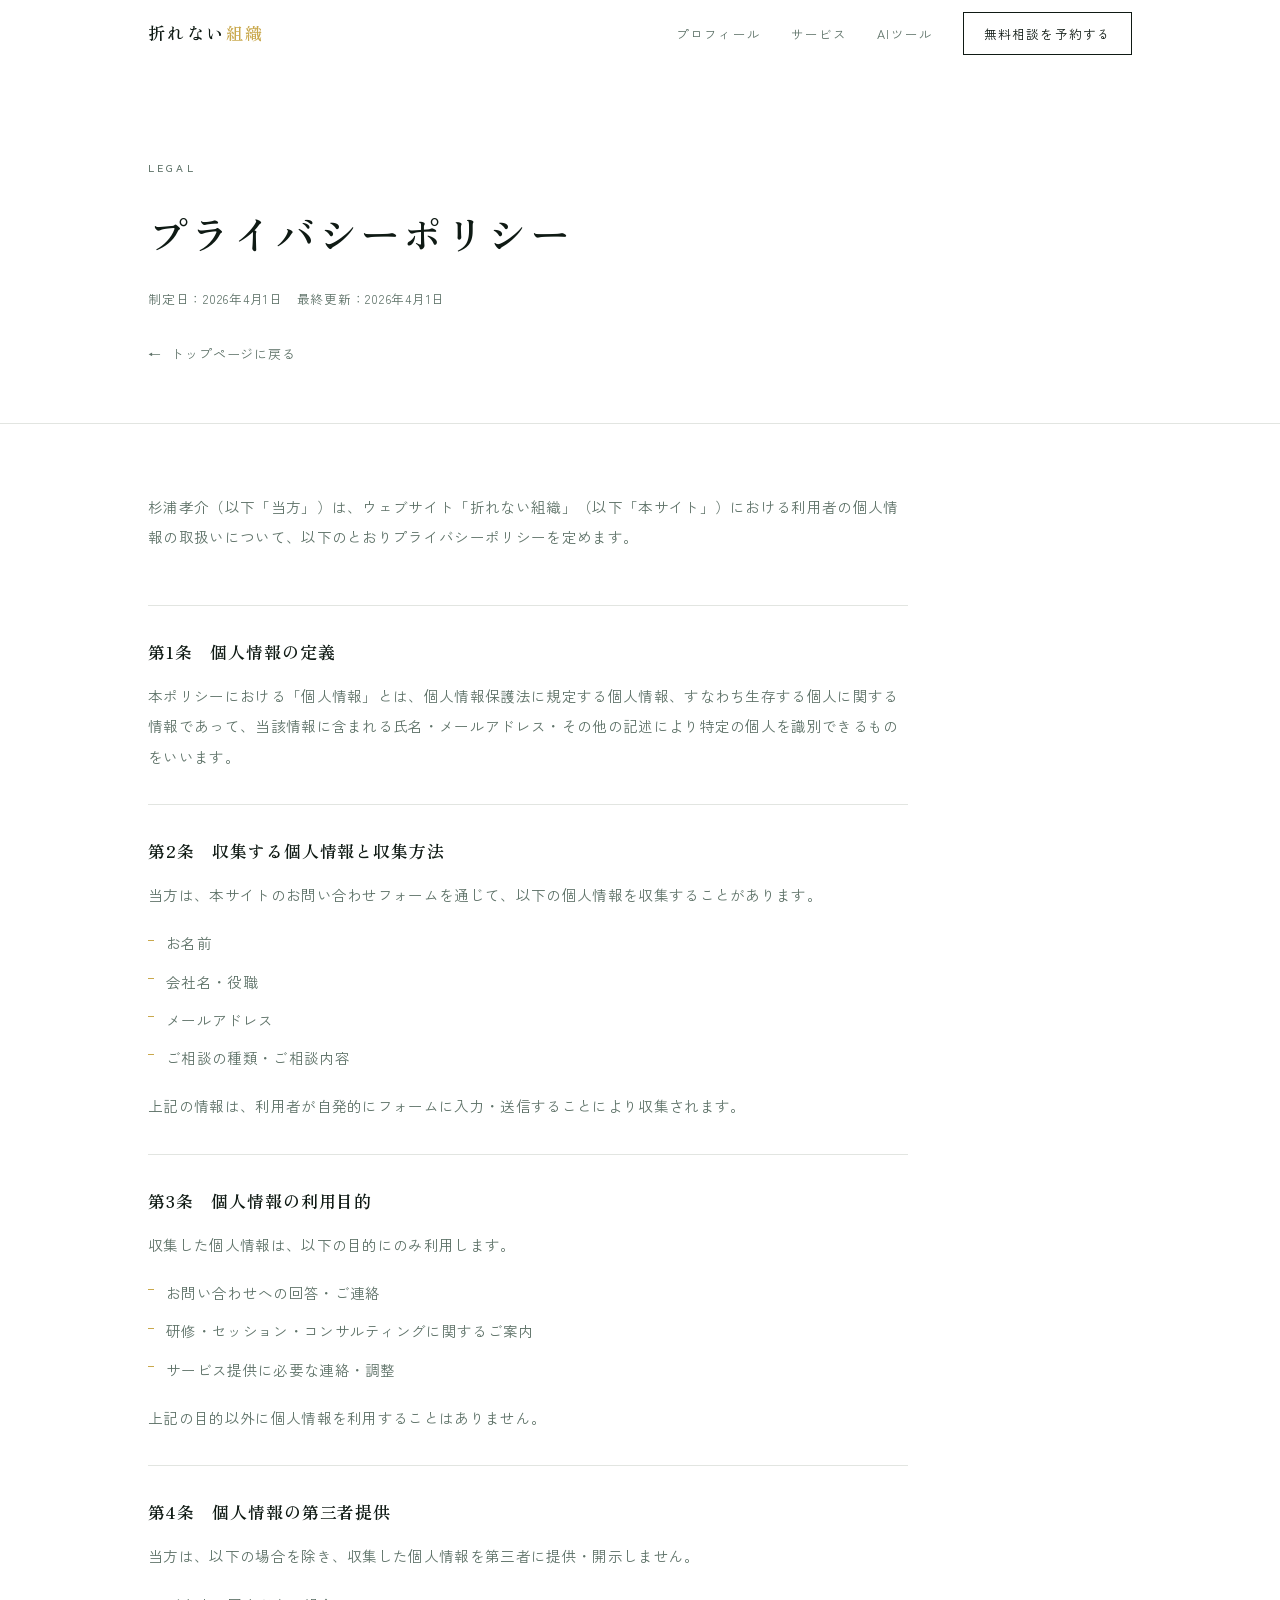
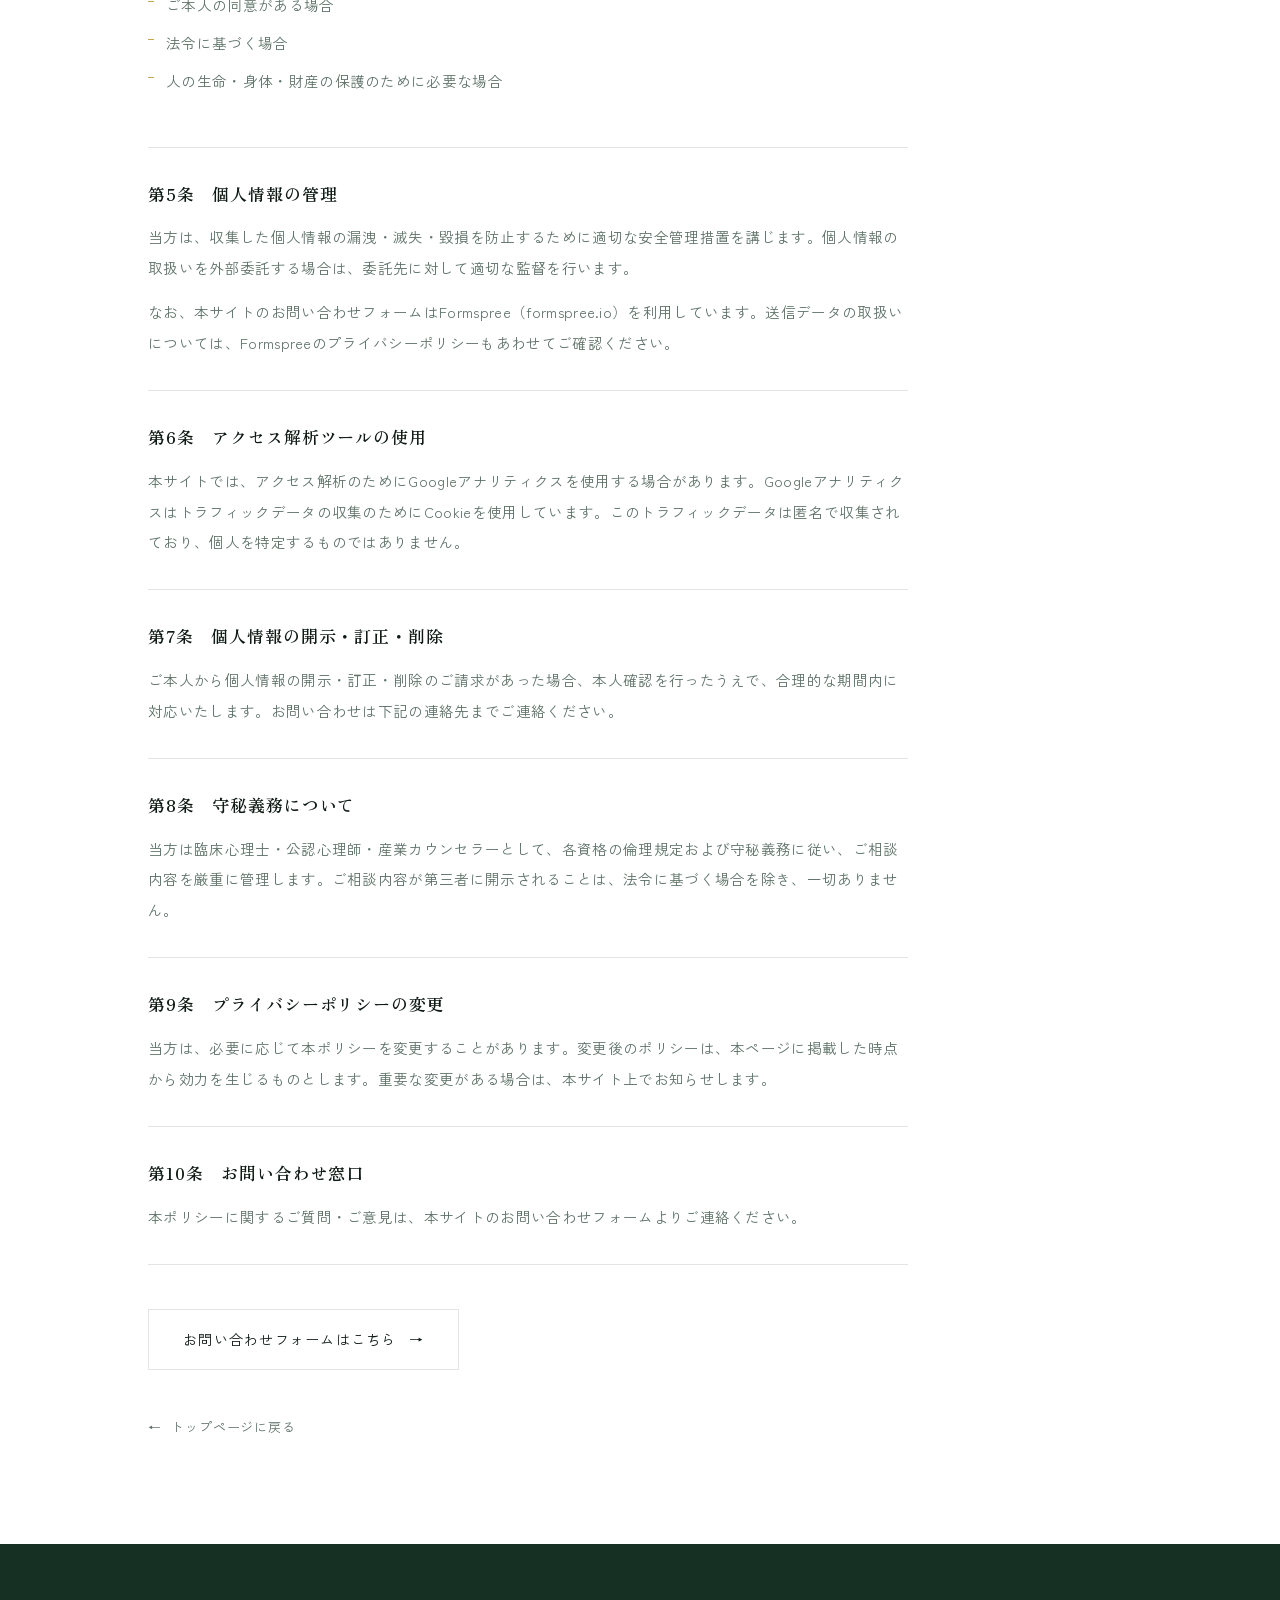
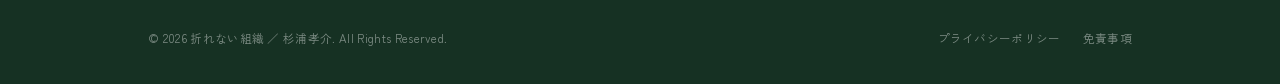
<file: privacy.html>
<!DOCTYPE html>
<html lang="ja">
<head>
<meta charset="UTF-8">
<meta name="viewport" content="width=device-width, initial-scale=1.0">
<title>プライバシーポリシー | 折れない組織</title>
<meta name="description" content="折れない組織（杉浦孝介）のプライバシーポリシー。個人情報の収集・利用目的・管理・第三者提供について定めています。">
<meta name="robots" content="noindex">
<link rel="preconnect" href="https://fonts.googleapis.com">
<link rel="preconnect" href="https://fonts.gstatic.com" crossorigin>
<link href="https://fonts.googleapis.com/css2?family=Zen+Kaku+Gothic+New:wght@400;500;700&family=Zen+Old+Mincho:wght@400;600&display=swap" rel="stylesheet">
<link rel="stylesheet" href="style.css">
</head>
<body>

<header class="nav is-solid">
  <div class="nav__inner">
    <a class="nav__logo" href="index.html">折れない<em>組織</em></a>
    <button class="nav__burger" type="button" aria-label="メニューを開く" aria-expanded="false">
      <span></span><span></span><span></span>
    </button>
    <nav class="nav__links">
      <a class="nav__link" href="index.html#about">プロフィール</a>
      <a class="nav__link" href="index.html#service">サービス</a>
      <a class="nav__link" href="ai-tools.html">AIツール</a>
      <a class="nav__cta" href="index.html#contact">無料相談を予約する</a>
    </nav>
  </div>
</header>

<main>

  <section class="legal-head">
    <div class="wrap">
      <p class="eyebrow">Legal</p>
      <h1 class="legal-title">プライバシーポリシー</h1>
      <p class="legal-date">制定日：2026年4月1日　最終更新：2026年4月1日</p>
      <p style="margin-top:26px"><a class="backlink" href="index.html"><span class="backlink__arrow">←</span>トップページに戻る</a></p>
    </div>
  </section>

  <div class="wrap">
    <div class="legal-body">
      <p class="intro">杉浦孝介（以下「当方」）は、ウェブサイト「折れない組織」（以下「本サイト」）における利用者の個人情報の取扱いについて、以下のとおりプライバシーポリシーを定めます。</p>

      <section class="art">
        <h2 class="art__h">第1条　個人情報の定義</h2>
        <p>本ポリシーにおける「個人情報」とは、個人情報保護法に規定する個人情報、すなわち生存する個人に関する情報であって、当該情報に含まれる氏名・メールアドレス・その他の記述により特定の個人を識別できるものをいいます。</p>
      </section>

      <section class="art">
        <h2 class="art__h">第2条　収集する個人情報と収集方法</h2>
        <p>当方は、本サイトのお問い合わせフォームを通じて、以下の個人情報を収集することがあります。</p>
        <ul>
          <li>お名前</li>
          <li>会社名・役職</li>
          <li>メールアドレス</li>
          <li>ご相談の種類・ご相談内容</li>
        </ul>
        <p>上記の情報は、利用者が自発的にフォームに入力・送信することにより収集されます。</p>
      </section>

      <section class="art">
        <h2 class="art__h">第3条　個人情報の利用目的</h2>
        <p>収集した個人情報は、以下の目的にのみ利用します。</p>
        <ul>
          <li>お問い合わせへの回答・ご連絡</li>
          <li>研修・セッション・コンサルティングに関するご案内</li>
          <li>サービス提供に必要な連絡・調整</li>
        </ul>
        <p>上記の目的以外に個人情報を利用することはありません。</p>
      </section>

      <section class="art">
        <h2 class="art__h">第4条　個人情報の第三者提供</h2>
        <p>当方は、以下の場合を除き、収集した個人情報を第三者に提供・開示しません。</p>
        <ul>
          <li>ご本人の同意がある場合</li>
          <li>法令に基づく場合</li>
          <li>人の生命・身体・財産の保護のために必要な場合</li>
        </ul>
      </section>

      <section class="art">
        <h2 class="art__h">第5条　個人情報の管理</h2>
        <p>当方は、収集した個人情報の漏洩・滅失・毀損を防止するために適切な安全管理措置を講じます。個人情報の取扱いを外部委託する場合は、委託先に対して適切な監督を行います。</p>
        <p>なお、本サイトのお問い合わせフォームはFormspree（formspree.io）を利用しています。送信データの取扱いについては、Formspreeのプライバシーポリシーもあわせてご確認ください。</p>
      </section>

      <section class="art">
        <h2 class="art__h">第6条　アクセス解析ツールの使用</h2>
        <p>本サイトでは、アクセス解析のためにGoogleアナリティクスを使用する場合があります。Googleアナリティクスはトラフィックデータの収集のためにCookieを使用しています。このトラフィックデータは匿名で収集されており、個人を特定するものではありません。</p>
      </section>

      <section class="art">
        <h2 class="art__h">第7条　個人情報の開示・訂正・削除</h2>
        <p>ご本人から個人情報の開示・訂正・削除のご請求があった場合、本人確認を行ったうえで、合理的な期間内に対応いたします。お問い合わせは下記の連絡先までご連絡ください。</p>
      </section>

      <section class="art">
        <h2 class="art__h">第8条　守秘義務について</h2>
        <p>当方は臨床心理士・公認心理師・産業カウンセラーとして、各資格の倫理規定および守秘義務に従い、ご相談内容を厳重に管理します。ご相談内容が第三者に開示されることは、法令に基づく場合を除き、一切ありません。</p>
      </section>

      <section class="art">
        <h2 class="art__h">第9条　プライバシーポリシーの変更</h2>
        <p>当方は、必要に応じて本ポリシーを変更することがあります。変更後のポリシーは、本ページに掲載した時点から効力を生じるものとします。重要な変更がある場合は、本サイト上でお知らせします。</p>
      </section>

      <section class="art" style="border-bottom:1px solid var(--line)">
        <h2 class="art__h">第10条　お問い合わせ窓口</h2>
        <p>本ポリシーに関するご質問・ご意見は、本サイトのお問い合わせフォームよりご連絡ください。</p>
      </section>

      <div style="margin-top:44px;display:flex;flex-wrap:wrap;gap:14px">
        <a class="btn btn--ghost" href="index.html#contact">お問い合わせフォームはこちら<span class="btn__arrow">→</span></a>
      </div>

      <p style="margin-top:40px"><a class="backlink" href="index.html"><span class="backlink__arrow">←</span>トップページに戻る</a></p>
    </div>
  </div>

</main>

<footer class="foot">
  <div class="wrap">
    <div class="foot__bottom" style="margin-top:0;padding-top:0;border-top:0">
      <p>&copy; 2026 折れない組織 ／ 杉浦孝介. All Rights Reserved.</p>
      <p class="foot__legal">
        <a href="privacy.html">プライバシーポリシー</a>
        <a href="disclaimer.html">免責事項</a>
      </p>
    </div>
  </div>
</footer>

<script src="script.js"></script>
</body>
</html>
</file>
<file: style.css>
/* ============================================================
   折れない組織 — Design System
   Brand: Deep Forest #1A3A2A / Harvest Gold #C9A84C
   Signature: 伴走の縦罫 (the accompaniment thread)
============================================================ */

:root {
  /* --- color ------------------------------------------------ */
  --ink:      #0F1A14;   /* green-black. all text */
  --forest:   #1A3A2A;   /* brand green. surfaces only */
  --forest-2: #163123;   /* forest, one step deeper */
  --sage:     #5E7268;   /* muted. secondary text, eyebrows */
  --gold:     #C9A84C;   /* brand gold. used rarely, on purpose */
  --paper:    #FFFFFF;
  --mist:     #F1F4F1;   /* faint green-grey band */
  --line:     #E2E5E1;   /* neutral hairline */
  --line-dk:  rgba(255,255,255,0.14);

  /* --- type ------------------------------------------------- */
  --display: 'Zen Old Mincho', 'Hiragino Mincho ProN', serif;
  --body:    'Zen Kaku Gothic New', 'Hiragino Sans', sans-serif;

  /* --- motion ----------------------------------------------- */
  --ease: cubic-bezier(0.22, 1, 0.36, 1);
  --t:    0.5s var(--ease);

  /* --- layout ----------------------------------------------- */
  --rail:  152px;        /* left rail width on desktop */
  --gut:   48px;
  --max:   1080px;
  --nav-h: 68px;
}

/* ============================================================
   RESET
============================================================ */
*, *::before, *::after { margin: 0; padding: 0; box-sizing: border-box; }

html {
  font-size: 16px;
  scroll-behavior: smooth;
  scroll-padding-top: calc(var(--nav-h) + 24px);
  -webkit-text-size-adjust: 100%;
}

body {
  font-family: var(--body);
  font-weight: 400;
  color: var(--ink);
  background: var(--paper);
  line-height: 1.9;
  letter-spacing: 0.02em;
  overflow-x: hidden;
  -webkit-font-smoothing: antialiased;
}

img  { display: block; max-width: 100%; height: auto; }
a    { color: inherit; text-decoration: none; }
ul   { list-style: none; }
button, input, select, textarea { font: inherit; color: inherit; }

:focus-visible {
  outline: 2px solid var(--gold);
  outline-offset: 3px;
}

/* ============================================================
   LAYOUT PRIMITIVES
============================================================ */
.wrap {
  max-width: var(--max);
  margin: 0 auto;
  padding: 0 var(--gut);
}

/* the asymmetric editorial grid: narrow rail + wide column */
.grid {
  display: grid;
  grid-template-columns: var(--rail) minmax(0, 1fr);
  gap: 0 40px;
}

.band       { padding: 128px 0; position: relative; }
.band--mist { background: var(--mist); }
.band--dark { background: var(--forest); color: #fff; }
.band--tight{ padding: 88px 0; }

/* ============================================================
   TYPE SCALE
============================================================ */
.eyebrow {
  font-size: 10.5px;
  font-weight: 500;
  letter-spacing: 0.3em;
  text-transform: uppercase;
  color: var(--sage);
  line-height: 1.6;
}
.band--dark .eyebrow { color: rgba(255,255,255,0.5); }

.h-sec {
  font-family: var(--display);
  font-weight: 600;
  font-size: clamp(25px, 3.4vw, 38px);
  line-height: 1.5;
  letter-spacing: 0.04em;
  color: var(--ink);
}
.band--dark .h-sec { color: #fff; }

.h-sub {
  font-family: var(--display);
  font-weight: 600;
  font-size: clamp(18px, 2vw, 21px);
  line-height: 1.7;
  letter-spacing: 0.03em;
}

.lede {
  font-size: 15.5px;
  line-height: 2.05;
  color: var(--sage);
  max-width: 62ch;
}
.band--dark .lede { color: rgba(255,255,255,0.72); }

.body-tx { font-size: 14.5px; line-height: 2.05; color: var(--sage); }

strong, .em { font-weight: 700; color: var(--ink); }
.band--dark strong, .band--dark .em { color: #fff; }

/* ============================================================
   SIGNATURE — 伴走の縦罫 / the accompaniment thread
   A single gold hairline runs the length of the page.
   Behind you it is solid; ahead of you it is faint.
============================================================ */
.thread {
  position: absolute;
  top: 0;
  bottom: 0;
  left: calc(var(--gut) + 12px);
  width: 1px;
  background: rgba(201,168,76,0.18);
  pointer-events: none;
  z-index: 1;
}
.thread__fill {
  position: fixed;
  top: 0;
  left: inherit;
  width: 1px;
  background: var(--gold);
  transform-origin: top;
  transform: scaleY(0);
}
/* the travelling tick */
.thread__tick {
  position: absolute;
  left: -3px;
  width: 7px;
  height: 7px;
  border: 1px solid var(--gold);
  background: var(--paper);
  border-radius: 50%;
}

/* progress rail: simpler, more robust implementation */
.rail-track {
  position: fixed;
  top: 0;
  bottom: 0;
  left: max(var(--gut), calc((100vw - var(--max)) / 2 + var(--gut)));
  width: 1px;
  background: rgba(201,168,76,0.16);
  z-index: 40;
  pointer-events: none;
}
.rail-track::after {
  content: '';
  position: absolute;
  top: 0; left: 0;
  width: 1px;
  height: var(--progress, 0%);
  background: var(--gold);
  transition: height 0.12s linear;
}
.rail-dot {
  position: fixed;
  left: max(var(--gut), calc((100vw - var(--max)) / 2 + var(--gut)));
  width: 7px;
  height: 7px;
  margin-left: -3px;
  border-radius: 50%;
  background: var(--gold);
  z-index: 41;
  pointer-events: none;
  transition: top 0.12s linear;
}

/* section ticks sitting on the rail */
.tick {
  position: absolute;
  left: 0;
  width: 5px;
  height: 5px;
  margin-left: -2px;
  border-radius: 50%;
  background: var(--line);
  z-index: 39;
}

/* ============================================================
   NAV
============================================================ */
.nav {
  position: fixed;
  inset: 0 0 auto 0;
  height: var(--nav-h);
  display: flex;
  align-items: center;
  z-index: 100;
  background: rgba(255,255,255,0);
  border-bottom: 1px solid transparent;
  transition: background var(--t), border-color var(--t), backdrop-filter var(--t);
}
.nav.is-solid {
  background: rgba(255,255,255,0.9);
  backdrop-filter: saturate(160%) blur(14px);
  -webkit-backdrop-filter: saturate(160%) blur(14px);
  border-bottom-color: var(--line);
}
.nav__inner {
  display: flex;
  align-items: center;
  justify-content: space-between;
  width: 100%;
  max-width: var(--max);
  margin: 0 auto;
  padding: 0 var(--gut);
}
.nav__logo {
  font-family: var(--display);
  font-weight: 600;
  font-size: 17px;
  letter-spacing: 0.14em;
  color: var(--ink);
}
.nav__logo em { font-style: normal; color: var(--gold); }

.nav__links { display: flex; align-items: center; gap: 30px; }
.nav__link {
  font-size: 12.5px;
  letter-spacing: 0.09em;
  color: var(--sage);
  transition: color 0.25s var(--ease);
}
.nav__link:hover { color: var(--ink); }

.nav__cta {
  font-size: 12.5px;
  letter-spacing: 0.09em;
  padding: 9px 20px;
  border: 1px solid var(--ink);
  color: var(--ink);
  transition: background 0.3s var(--ease), color 0.3s var(--ease);
}
.nav__cta:hover { background: var(--ink); color: #fff; }

.nav__burger {
  display: none;
  width: 26px; height: 18px;
  background: none; border: 0; cursor: pointer;
  position: relative;
}
.nav__burger span {
  position: absolute; left: 0;
  width: 100%; height: 1px;
  background: var(--ink);
  transition: transform 0.35s var(--ease), opacity 0.2s;
}
.nav__burger span:nth-child(1) { top: 2px; }
.nav__burger span:nth-child(2) { top: 9px; }
.nav__burger span:nth-child(3) { top: 16px; }
.nav.is-open .nav__burger span:nth-child(1) { transform: translateY(7px) rotate(45deg); }
.nav.is-open .nav__burger span:nth-child(2) { opacity: 0; }
.nav.is-open .nav__burger span:nth-child(3) { transform: translateY(-7px) rotate(-45deg); }

/* ============================================================
   BUTTONS
============================================================ */
.btn {
  display: inline-flex;
  align-items: center;
  gap: 12px;
  font-size: 14px;
  letter-spacing: 0.09em;
  padding: 16px 34px;
  border: 1px solid transparent;
  cursor: pointer;
  transition: background 0.35s var(--ease), color 0.35s var(--ease),
              border-color 0.35s var(--ease);
}
.btn--gold {
  background: var(--gold);
  color: var(--forest);
  font-weight: 700;
}
.btn--gold:hover { background: #b8963c; }

.btn--ghost {
  border-color: var(--line);
  color: var(--ink);
}
.btn--ghost:hover { border-color: var(--ink); }

.band--dark .btn--ghost { border-color: var(--line-dk); color: #fff; }
.band--dark .btn--ghost:hover { border-color: #fff; }

.btn__arrow { transition: transform 0.35s var(--ease); }
.btn:hover .btn__arrow { transform: translateX(4px); }

/* ============================================================
   HERO
============================================================ */
.hero {
  padding: calc(var(--nav-h) + 120px) 0 0;
  position: relative;
}
.hero__eyebrow { margin-bottom: 26px; }

.hero__title {
  font-family: var(--display);
  font-weight: 400;
  font-size: clamp(36px, 6.4vw, 74px);
  line-height: 1.36;
  letter-spacing: 0.03em;
  color: var(--ink);
}
.hero__title .accent {
  display: inline-block;
  position: relative;
}
.hero__title .accent::after {
  content: '';
  position: absolute;
  left: 0; right: 0; bottom: 0.12em;
  height: 1px;
  background: var(--gold);
  transform: scaleX(0);
  transform-origin: left;
  transition: transform 1.1s var(--ease) 0.7s;
}
.is-ready .hero__title .accent::after { transform: scaleX(1); }

.hero__lede {
  margin-top: 34px;
  font-size: 16px;
  line-height: 2.1;
  color: var(--sage);
  max-width: 46ch;
}
.hero__actions {
  margin-top: 44px;
  display: flex;
  flex-wrap: wrap;
  gap: 14px;
}

/* credentials strip */
.creds {
  margin-top: 104px;
  border-top: 1px solid var(--line);
  display: grid;
  grid-template-columns: repeat(3, 1fr);
}
.creds__item {
  padding: 30px 30px 30px 0;
  border-right: 1px solid var(--line);
}
.creds__item:last-child { border-right: 0; }
.creds__item:not(:first-child) { padding-left: 30px; }

.creds__num {
  font-family: var(--display);
  font-weight: 400;
  font-size: clamp(30px, 4vw, 44px);
  line-height: 1.2;
  letter-spacing: 0.01em;
  color: var(--ink);
}
.creds__num small {
  font-size: 0.42em;
  margin-left: 5px;
  letter-spacing: 0.06em;
}
.creds__label {
  margin-top: 10px;
  font-size: 12.5px;
  line-height: 1.85;
  color: var(--sage);
}

/* ============================================================
   PROBLEM LIST — no numbering: these are parallel, not sequential
============================================================ */
.plist { border-top: 1px solid var(--line); margin-top: 56px; }
.pitem {
  border-bottom: 1px solid var(--line);
  padding: 34px 0;
  display: grid;
  grid-template-columns: 22px minmax(0, 1fr);
  gap: 0 20px;
  align-items: start;
}
.pitem__mark {
  margin-top: 0.72em;
  width: 6px; height: 6px;
  border: 1px solid var(--gold);
  border-radius: 50%;
}
.pitem__q {
  font-family: var(--display);
  font-weight: 600;
  font-size: clamp(16.5px, 1.9vw, 19px);
  line-height: 1.75;
  letter-spacing: 0.03em;
}
.pitem__a { margin-top: 12px; font-size: 14.5px; line-height: 2; color: var(--sage); }

.pnote {
  margin-top: 52px;
  padding-left: 22px;
  border-left: 1px solid var(--gold);
  font-size: 15px;
  line-height: 2.05;
  color: var(--sage);
}

/* ============================================================
   ABOUT
============================================================ */
.about { display: grid; grid-template-columns: 300px minmax(0,1fr); gap: 0 64px; align-items: start; }
.about__photo { border: 1px solid var(--line); }
.about__quals {
  margin-top: 18px;
  font-size: 12px;
  letter-spacing: 0.08em;
  line-height: 2;
  color: var(--sage);
}
.about__name {
  font-family: var(--display);
  font-weight: 600;
  font-size: 27px;
  letter-spacing: 0.09em;
}
.about__romaji {
  margin-top: 6px;
  font-size: 11px;
  letter-spacing: 0.24em;
  text-transform: uppercase;
  color: var(--sage);
}
.about__body { margin-top: 30px; }
.about__body p { font-size: 14.5px; line-height: 2.1; color: var(--sage); margin-bottom: 20px; }
.about__body p:last-child { margin-bottom: 0; }

.pullquote {
  margin: 34px 0;
  padding-left: 24px;
  border-left: 1px solid var(--gold);
  font-family: var(--display);
  font-weight: 400;
  font-size: clamp(17px, 2.1vw, 20px);
  line-height: 1.95;
  letter-spacing: 0.03em;
  color: var(--ink);
}
.band--dark .pullquote { color: #fff; }

/* ============================================================
   SERVICES
============================================================ */
.svcs { margin-top: 56px; border-top: 1px solid var(--line-dk); }
.svc {
  border-bottom: 1px solid var(--line-dk);
  padding: 46px 0;
  display: grid;
  grid-template-columns: 64px minmax(0,1fr) minmax(0, 300px);
  gap: 0 40px;
  align-items: start;
}
.svc__idx {
  font-family: var(--display);
  font-size: 13px;
  letter-spacing: 0.16em;
  color: var(--gold);
  padding-top: 0.4em;
}
.svc__title {
  font-family: var(--display);
  font-weight: 600;
  font-size: clamp(19px, 2.3vw, 23px);
  line-height: 1.65;
  letter-spacing: 0.04em;
  color: #fff;
}
.svc__desc { margin-top: 16px; font-size: 14.5px; line-height: 2.05; color: rgba(255,255,255,0.7); }
.svc__list { padding-top: 6px; }
.svc__list li {
  font-size: 13.5px;
  line-height: 1.8;
  color: rgba(255,255,255,0.78);
  padding: 9px 0 9px 18px;
  position: relative;
  border-bottom: 1px solid rgba(255,255,255,0.07);
}
.svc__list li:last-child { border-bottom: 0; }
.svc__list li::before {
  content: '';
  position: absolute;
  left: 0; top: 1.15em;
  width: 6px; height: 1px;
  background: var(--gold);
}

/* ============================================================
   YOUTUBE
============================================================ */
.vids { margin-top: 52px; display: grid; grid-template-columns: 1fr 1fr; gap: 40px; }
.vid__frame {
  position: relative;
  aspect-ratio: 16 / 9;
  background: var(--mist);
  border: 1px solid var(--line);
  overflow: hidden;
}
.vid__frame iframe { position: absolute; inset: 0; width: 100%; height: 100%; border: 0; }
.vid__eyebrow { margin-top: 18px; }
.vid__title {
  margin-top: 9px;
  font-family: var(--display);
  font-weight: 600;
  font-size: 16.5px;
  line-height: 1.75;
  letter-spacing: 0.03em;
}
.vid__meta { margin-top: 7px; font-size: 12.5px; color: var(--sage); }

/* ============================================================
   CONTACT / FORM
============================================================ */
.form { margin-top: 48px; max-width: 640px; }
.field { margin-bottom: 26px; }
.field__label {
  display: block;
  font-size: 12px;
  letter-spacing: 0.1em;
  color: var(--sage);
  margin-bottom: 9px;
}
.field__label .req { color: var(--gold); margin-left: 5px; }

.field input,
.field select,
.field textarea {
  width: 100%;
  padding: 13px 2px;
  background: transparent;
  border: 0;
  border-bottom: 1px solid var(--line);
  font-size: 15px;
  transition: border-color 0.3s var(--ease);
}
.field textarea { resize: vertical; min-height: 120px; line-height: 1.9; }
.field input:focus,
.field select:focus,
.field textarea:focus {
  outline: none;
  border-bottom-color: var(--gold);
}
.field select { cursor: pointer; }

.form__note {
  margin-top: 8px;
  font-size: 12px;
  color: var(--sage);
}
.form__actions { margin-top: 38px; }

/* ============================================================
   FOOTER
============================================================ */
.foot { background: var(--forest-2); color: #fff; padding: 84px 0 34px; }
.foot__top { display: grid; grid-template-columns: minmax(0,1.5fr) 1fr 1fr; gap: 48px; }
.foot__logo {
  font-family: var(--display);
  font-weight: 600;
  font-size: 19px;
  letter-spacing: 0.14em;
}
.foot__logo em { font-style: normal; color: var(--gold); }
.foot__romaji {
  margin-top: 7px;
  font-size: 10.5px;
  letter-spacing: 0.26em;
  text-transform: uppercase;
  color: rgba(255,255,255,0.42);
}
.foot__desc { margin-top: 20px; font-size: 13px; line-height: 2; color: rgba(255,255,255,0.62); max-width: 34ch; }
.foot__h {
  font-size: 10.5px;
  letter-spacing: 0.24em;
  text-transform: uppercase;
  color: rgba(255,255,255,0.42);
  margin-bottom: 16px;
}
.foot__list li { margin-bottom: 11px; }
.foot__list a {
  font-size: 13px;
  color: rgba(255,255,255,0.74);
  transition: color 0.25s var(--ease);
}
.foot__list a:hover { color: var(--gold); }

.foot__bottom {
  margin-top: 60px;
  padding-top: 26px;
  border-top: 1px solid var(--line-dk);
  display: flex;
  flex-wrap: wrap;
  gap: 10px 26px;
  justify-content: space-between;
  align-items: center;
  font-size: 11.5px;
  color: rgba(255,255,255,0.45);
}
.foot__bottom a { transition: color 0.25s var(--ease); }
.foot__bottom a:hover { color: var(--gold); }
.foot__legal { display: flex; gap: 22px; }

/* ============================================================
   LEGAL / ARTICLE PAGES
============================================================ */
.legal-head {
  padding: calc(var(--nav-h) + 92px) 0 56px;
  border-bottom: 1px solid var(--line);
}
.legal-title {
  font-family: var(--display);
  font-weight: 600;
  font-size: clamp(28px, 4vw, 40px);
  letter-spacing: 0.06em;
  margin-top: 18px;
}
.legal-date { margin-top: 16px; font-size: 12.5px; letter-spacing: 0.06em; color: var(--sage); }

.legal-body { padding: 68px 0 104px; max-width: 760px; }
.legal-body > p.intro { font-size: 14.5px; line-height: 2.1; color: var(--sage); margin-bottom: 52px; }

.art {
  padding: 32px 0;
  border-top: 1px solid var(--line);
}
.art__h {
  font-family: var(--display);
  font-weight: 600;
  font-size: 17px;
  letter-spacing: 0.05em;
  line-height: 1.7;
  margin-bottom: 14px;
}
.art p  { font-size: 14.5px; line-height: 2.1; color: var(--sage); margin-bottom: 14px; }
.art p:last-child { margin-bottom: 0; }
.art ul { margin: 4px 0 14px; }
.art li {
  font-size: 14.5px;
  line-height: 1.95;
  color: var(--sage);
  padding: 5px 0 5px 18px;
  position: relative;
}
.art li::before {
  content: '';
  position: absolute;
  left: 0; top: 1.05em;
  width: 6px; height: 1px;
  background: var(--gold);
}

.backlink {
  display: inline-flex;
  align-items: center;
  gap: 9px;
  font-size: 13px;
  letter-spacing: 0.07em;
  color: var(--sage);
  transition: color 0.25s var(--ease);
}
.backlink:hover { color: var(--ink); }
.backlink__arrow { transition: transform 0.3s var(--ease); }
.backlink:hover .backlink__arrow { transform: translateX(-4px); }

/* ============================================================
   AI TOOLS PAGE
============================================================ */
.tool {
  border-top: 1px solid var(--line);
  padding: 64px 0;
  display: grid;
  grid-template-columns: minmax(0, 1fr) minmax(0, 1fr);
  gap: 0 64px;
  align-items: start;
}
.tool:last-of-type { border-bottom: 1px solid var(--line); }
.tool__status {
  display: inline-block;
  font-size: 10.5px;
  letter-spacing: 0.16em;
  padding: 5px 12px;
  border: 1px solid var(--line);
  color: var(--sage);
  margin-bottom: 18px;
}
.tool__status--live { border-color: var(--gold); color: #96762a; }
.tool__name {
  font-family: var(--display);
  font-weight: 600;
  font-size: clamp(24px, 3vw, 32px);
  letter-spacing: 0.05em;
  line-height: 1.5;
}
.tool__romaji {
  margin-top: 7px;
  font-size: 11px;
  letter-spacing: 0.24em;
  text-transform: uppercase;
  color: var(--sage);
}
.tool__tagline {
  margin-top: 20px;
  font-family: var(--display);
  font-weight: 400;
  font-size: 18px;
  line-height: 1.85;
  letter-spacing: 0.03em;
}
.tool__desc { margin-top: 20px; font-size: 14.5px; line-height: 2.05; color: var(--sage); }
.tool__list { margin-top: 4px; border-top: 1px solid var(--line); }
.tool__list li {
  font-size: 13.5px;
  line-height: 1.85;
  color: var(--sage);
  padding: 13px 0 13px 18px;
  border-bottom: 1px solid var(--line);
  position: relative;
}
.tool__list li::before {
  content: '';
  position: absolute;
  left: 0; top: 1.55em;
  width: 6px; height: 1px;
  background: var(--gold);
}
.tool__cta { margin-top: 28px; }

/* ============================================================
   REVEAL
============================================================ */
.rv {
  opacity: 0;
  transform: translateY(18px);
  transition: opacity 0.85s var(--ease), transform 0.85s var(--ease);
}
.rv.in { opacity: 1; transform: none; }

/* ============================================================
   RESPONSIVE
============================================================ */
@media (max-width: 1000px) {
  :root { --rail: 0px; --gut: 32px; }
  .grid { grid-template-columns: minmax(0,1fr); gap: 20px; }
  .about { grid-template-columns: 220px minmax(0,1fr); gap: 0 40px; }
  .svc { grid-template-columns: 48px minmax(0,1fr); }
  .svc__list { grid-column: 2; margin-top: 22px; }
  .tool { grid-template-columns: minmax(0,1fr); gap: 32px; }
  .foot__top { grid-template-columns: minmax(0,1fr) 1fr; }
}

@media (max-width: 720px) {
  :root { --gut: 22px; --nav-h: 60px; }

  .band { padding: 84px 0; }
  .band--tight { padding: 64px 0; }
  .hero { padding-top: calc(var(--nav-h) + 76px); }

  .nav__links {
    position: fixed;
    inset: var(--nav-h) 0 auto 0;
    flex-direction: column;
    align-items: flex-start;
    gap: 0;
    background: rgba(255,255,255,0.98);
    backdrop-filter: blur(14px);
    -webkit-backdrop-filter: blur(14px);
    border-bottom: 1px solid var(--line);
    padding: 8px var(--gut) 26px;
    transform: translateY(-8px);
    opacity: 0;
    visibility: hidden;
    transition: opacity 0.3s var(--ease), transform 0.3s var(--ease), visibility 0.3s;
  }
  .nav.is-open .nav__links { opacity: 1; visibility: visible; transform: none; }
  .nav__link { padding: 14px 0; width: 100%; border-bottom: 1px solid var(--line); }
  .nav__cta { margin-top: 18px; width: 100%; justify-content: center; text-align: center; }
  .nav__burger { display: block; }
  .nav:not(.is-solid) { background: rgba(255,255,255,0.9); backdrop-filter: blur(10px); }

  .creds { margin-top: 64px; grid-template-columns: 1fr; }
  .creds__item {
    padding: 22px 0;
    border-right: 0;
    border-bottom: 1px solid var(--line);
    display: flex;
    align-items: baseline;
    gap: 18px;
  }
  .creds__item:last-child { border-bottom: 0; }
  .creds__item:not(:first-child) { padding-left: 0; }
  .creds__num { flex: 0 0 auto; min-width: 118px; }
  .creds__label { margin-top: 0; }

  .about { grid-template-columns: minmax(0,1fr); gap: 32px; }
  .about__photo { max-width: 210px; }

  .svc { grid-template-columns: minmax(0,1fr); padding: 36px 0; }
  .svc__idx { padding-top: 0; margin-bottom: 12px; }
  .svc__list { grid-column: 1; }

  .vids { grid-template-columns: 1fr; gap: 34px; }
  .foot__top { grid-template-columns: minmax(0,1fr); gap: 36px; }
  .foot__bottom { flex-direction: column; align-items: flex-start; }
  .hero__actions .btn { width: 100%; justify-content: center; }

  .rail-track, .rail-dot { display: none; }
}

/* ============================================================
   A11Y — reduced motion
============================================================ */
@media (prefers-reduced-motion: reduce) {
  html { scroll-behavior: auto; }
  *, *::before, *::after {
    animation-duration: 0.01ms !important;
    transition-duration: 0.01ms !important;
  }
  .rv { opacity: 1; transform: none; }
  .hero__title .accent::after { transform: scaleX(1); }
  .rail-track::after { height: 100% !important; }
  .rail-dot { display: none; }
}

@media print {
  .nav, .rail-track, .rail-dot, .foot { display: none; }
  .rv { opacity: 1; transform: none; }
}
</file>
